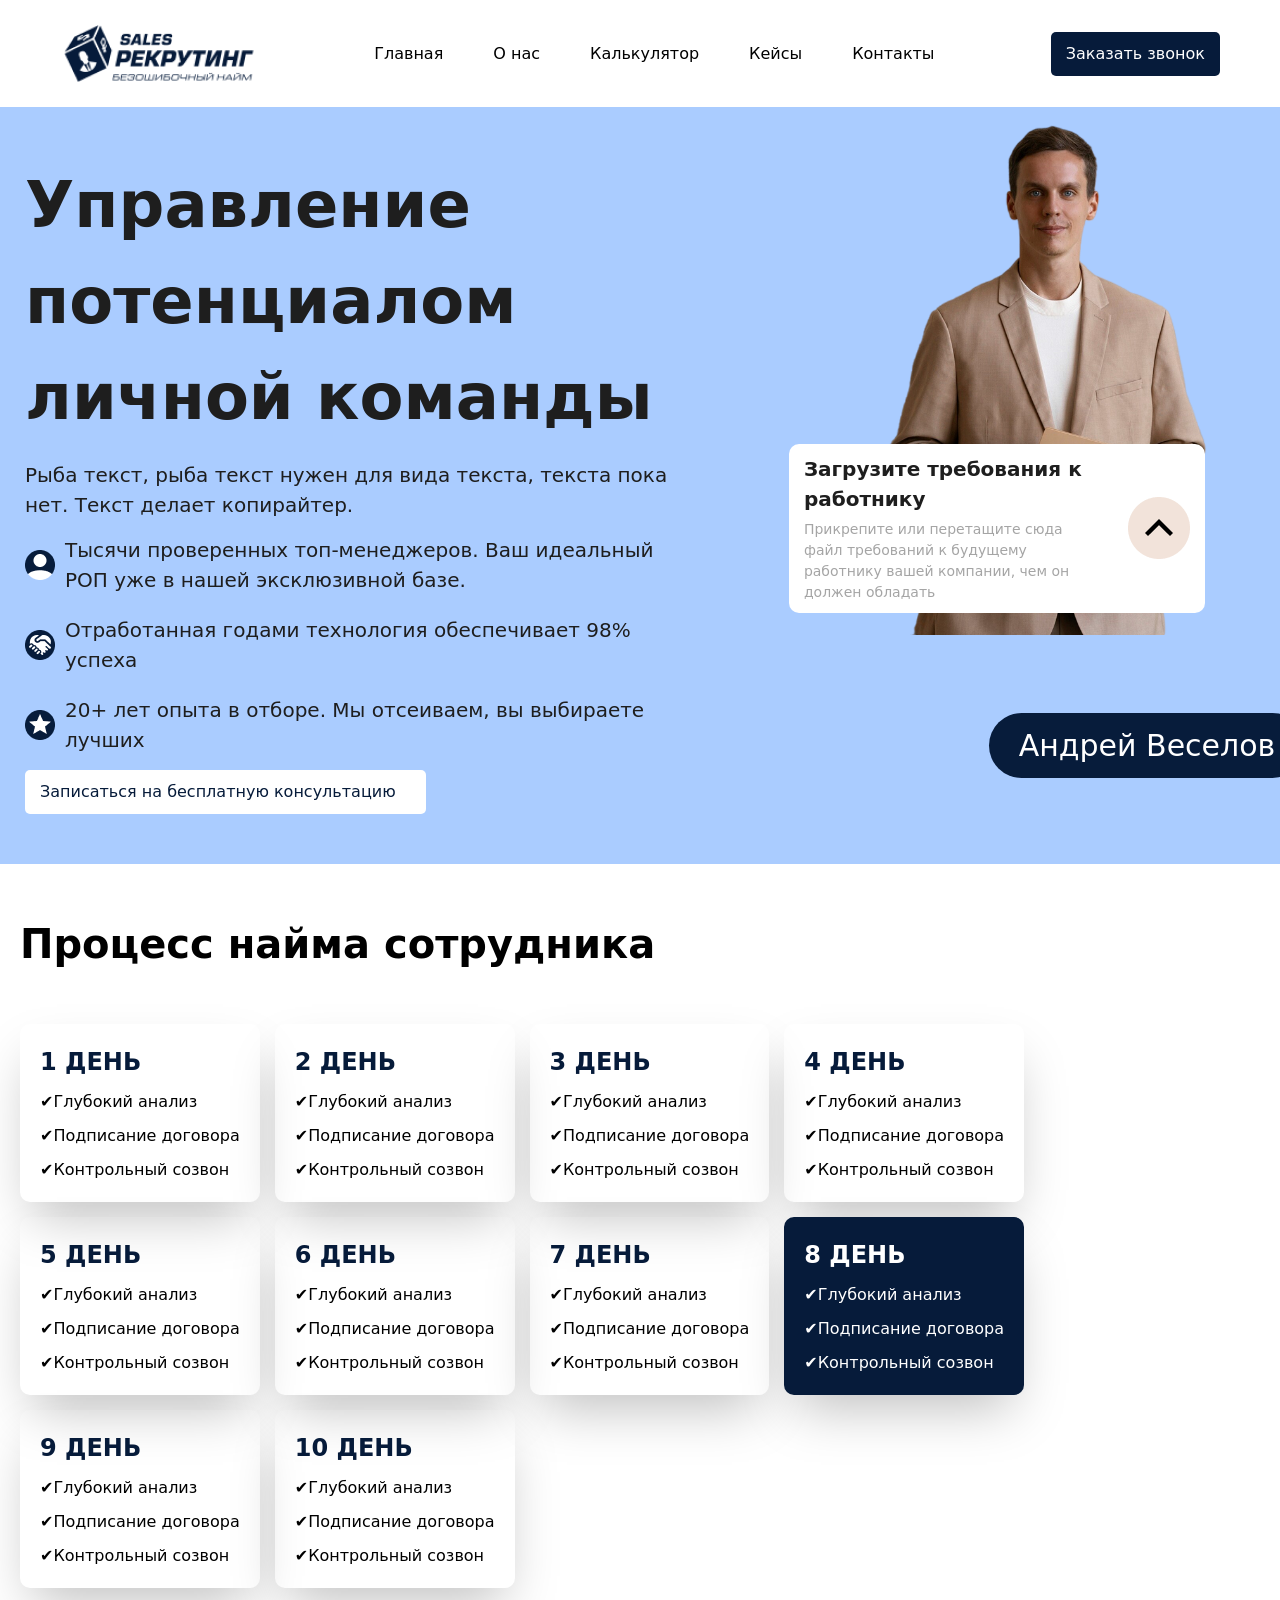
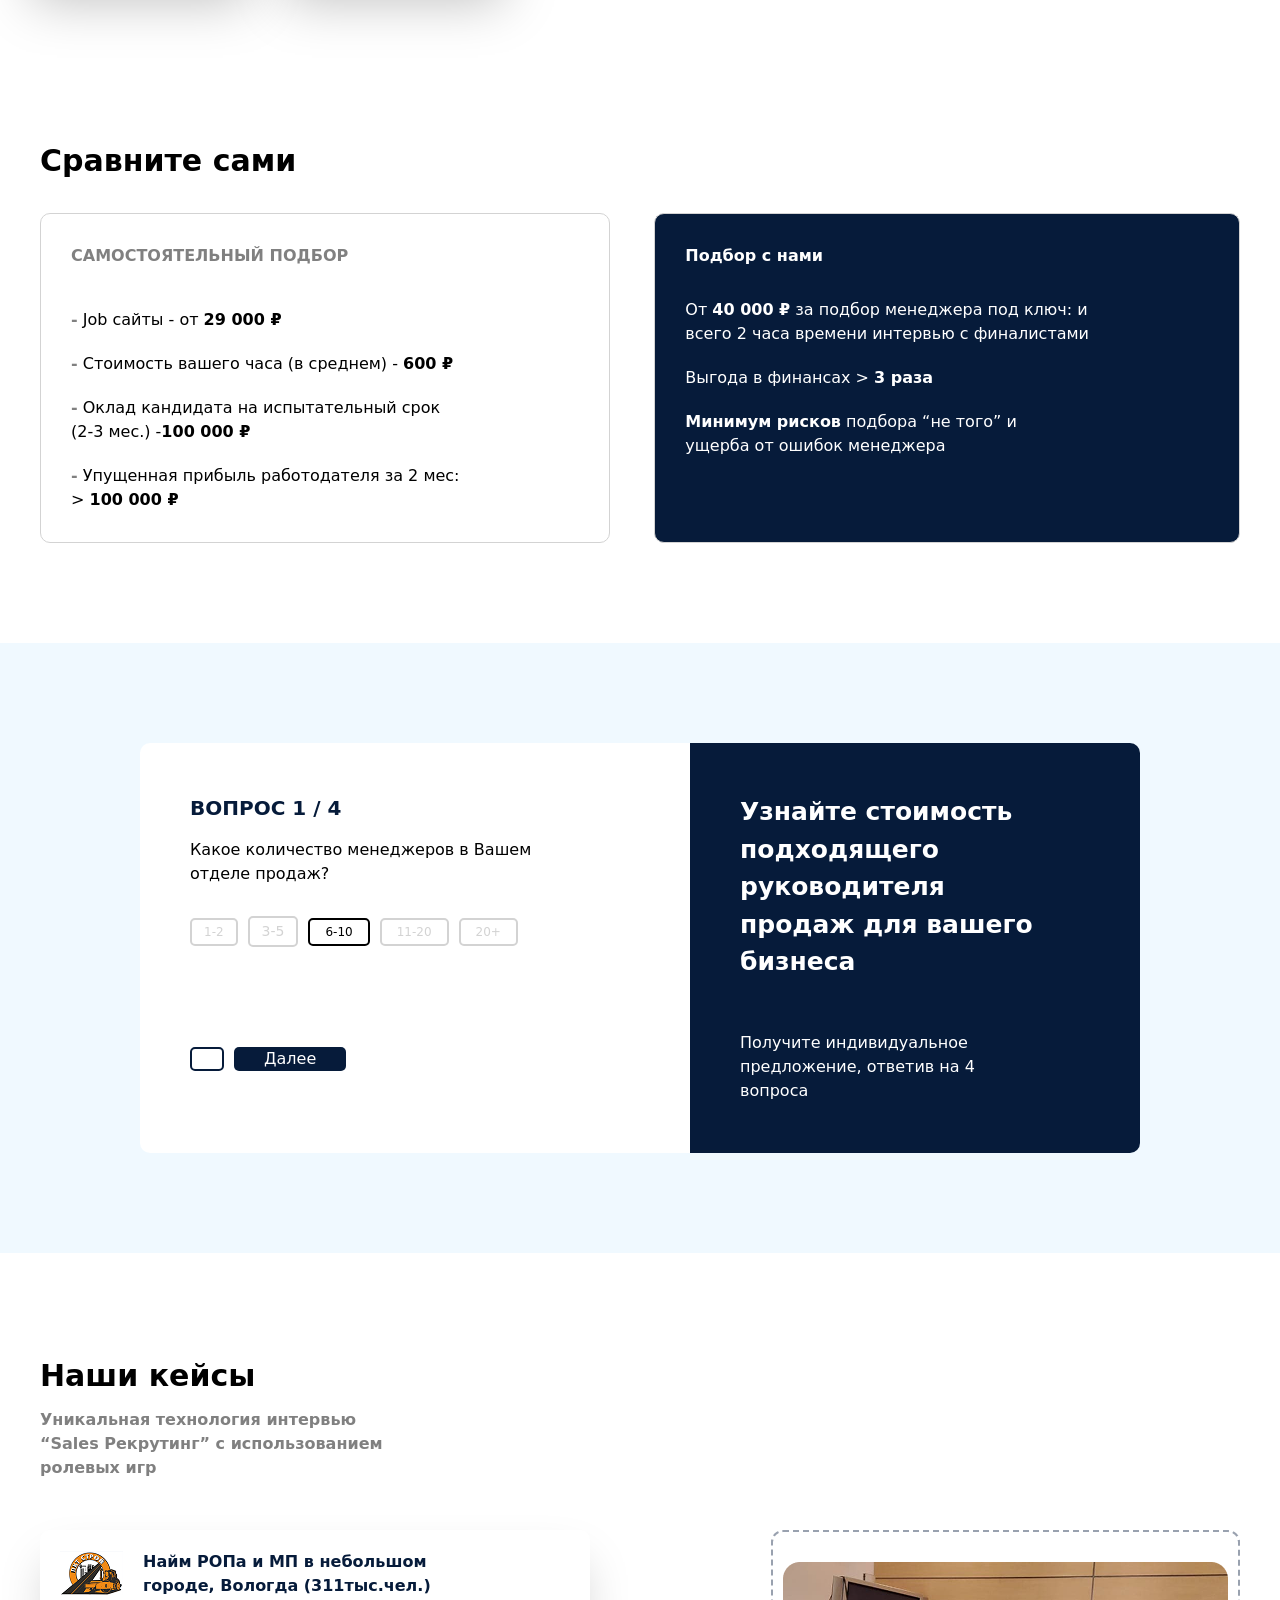
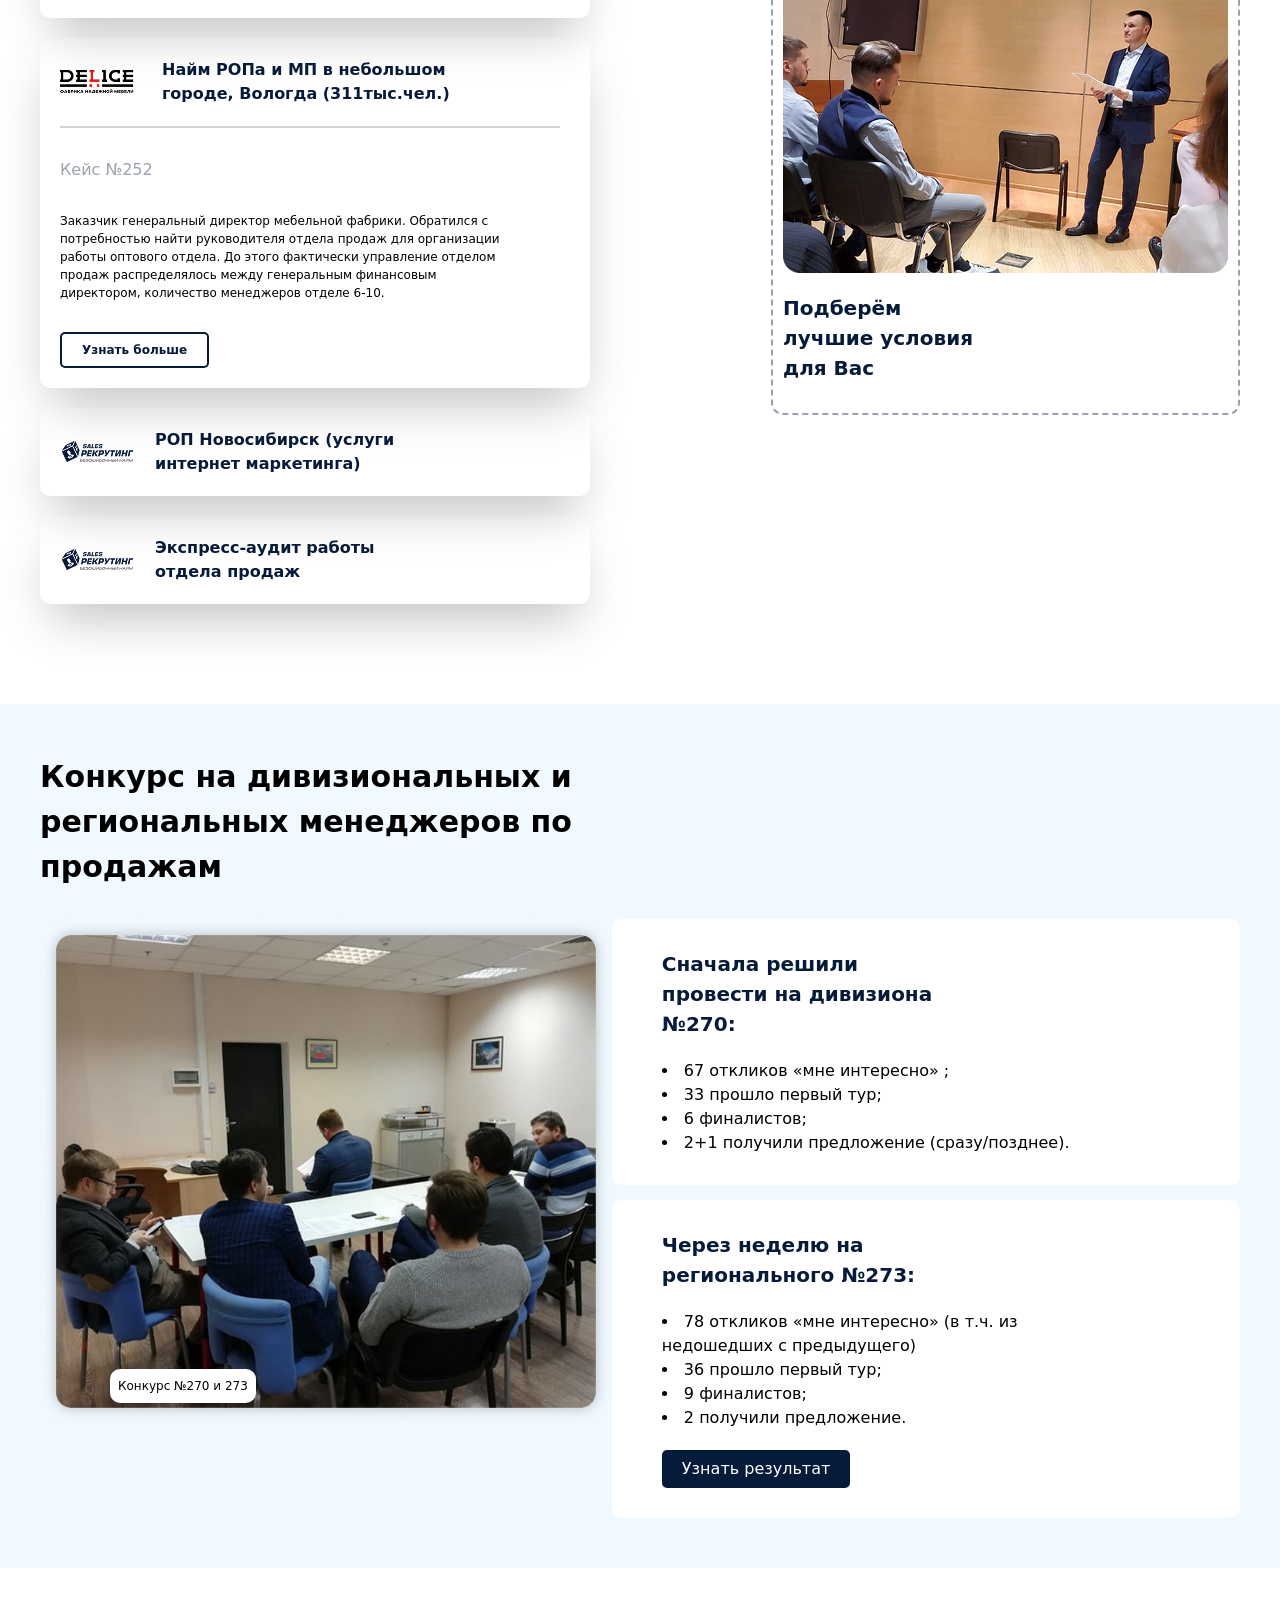
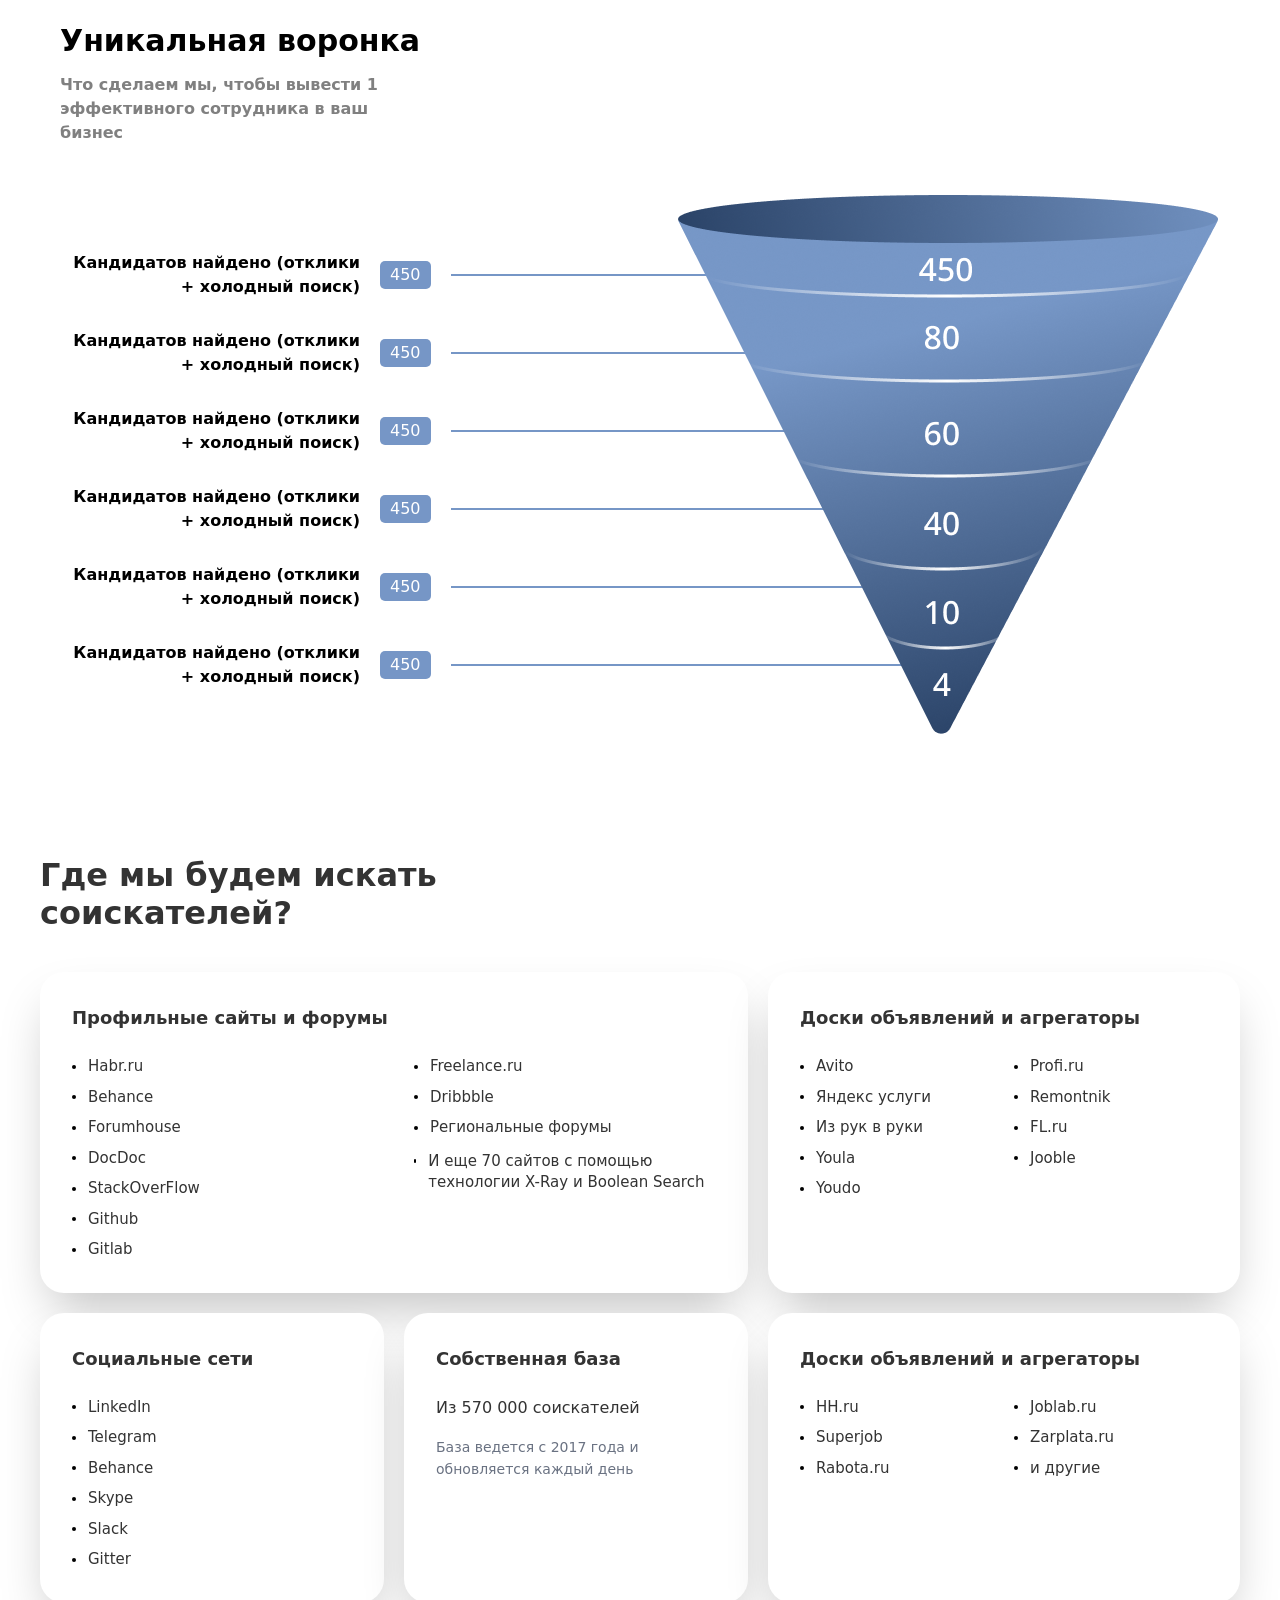
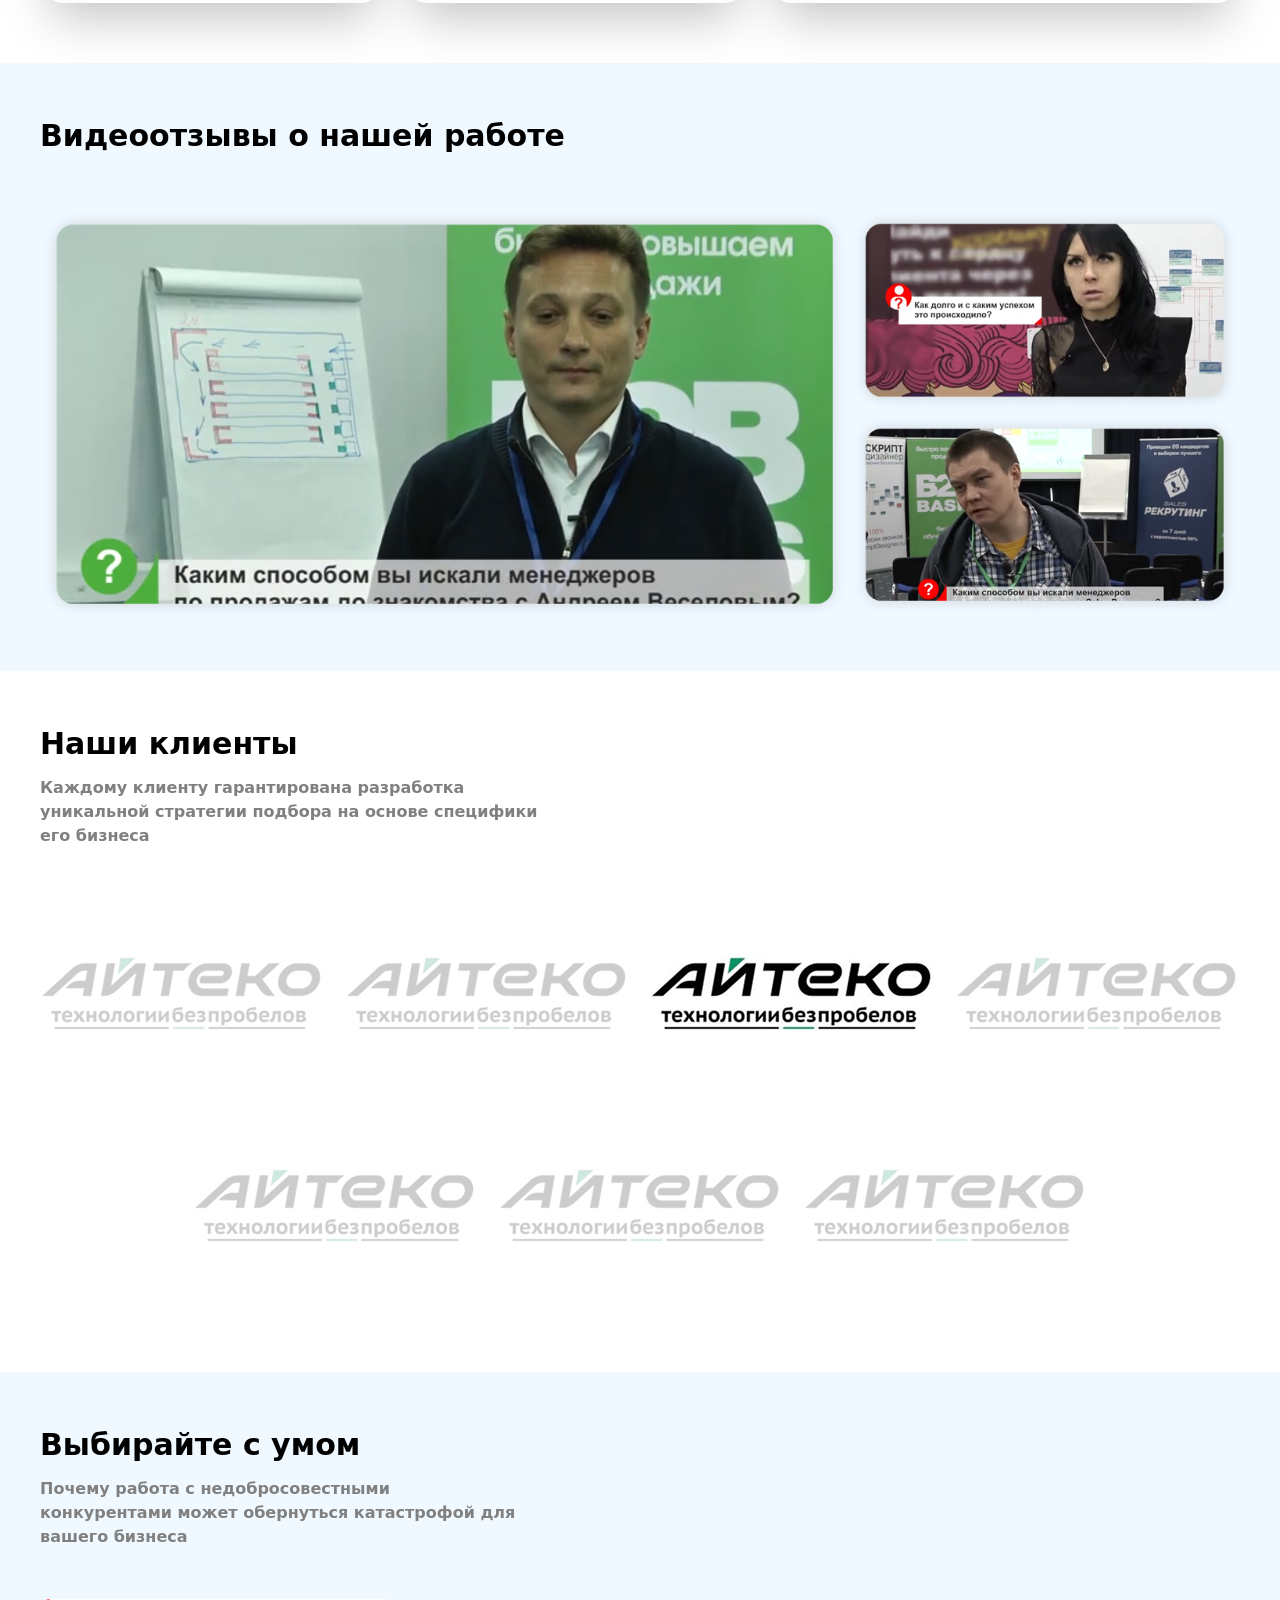
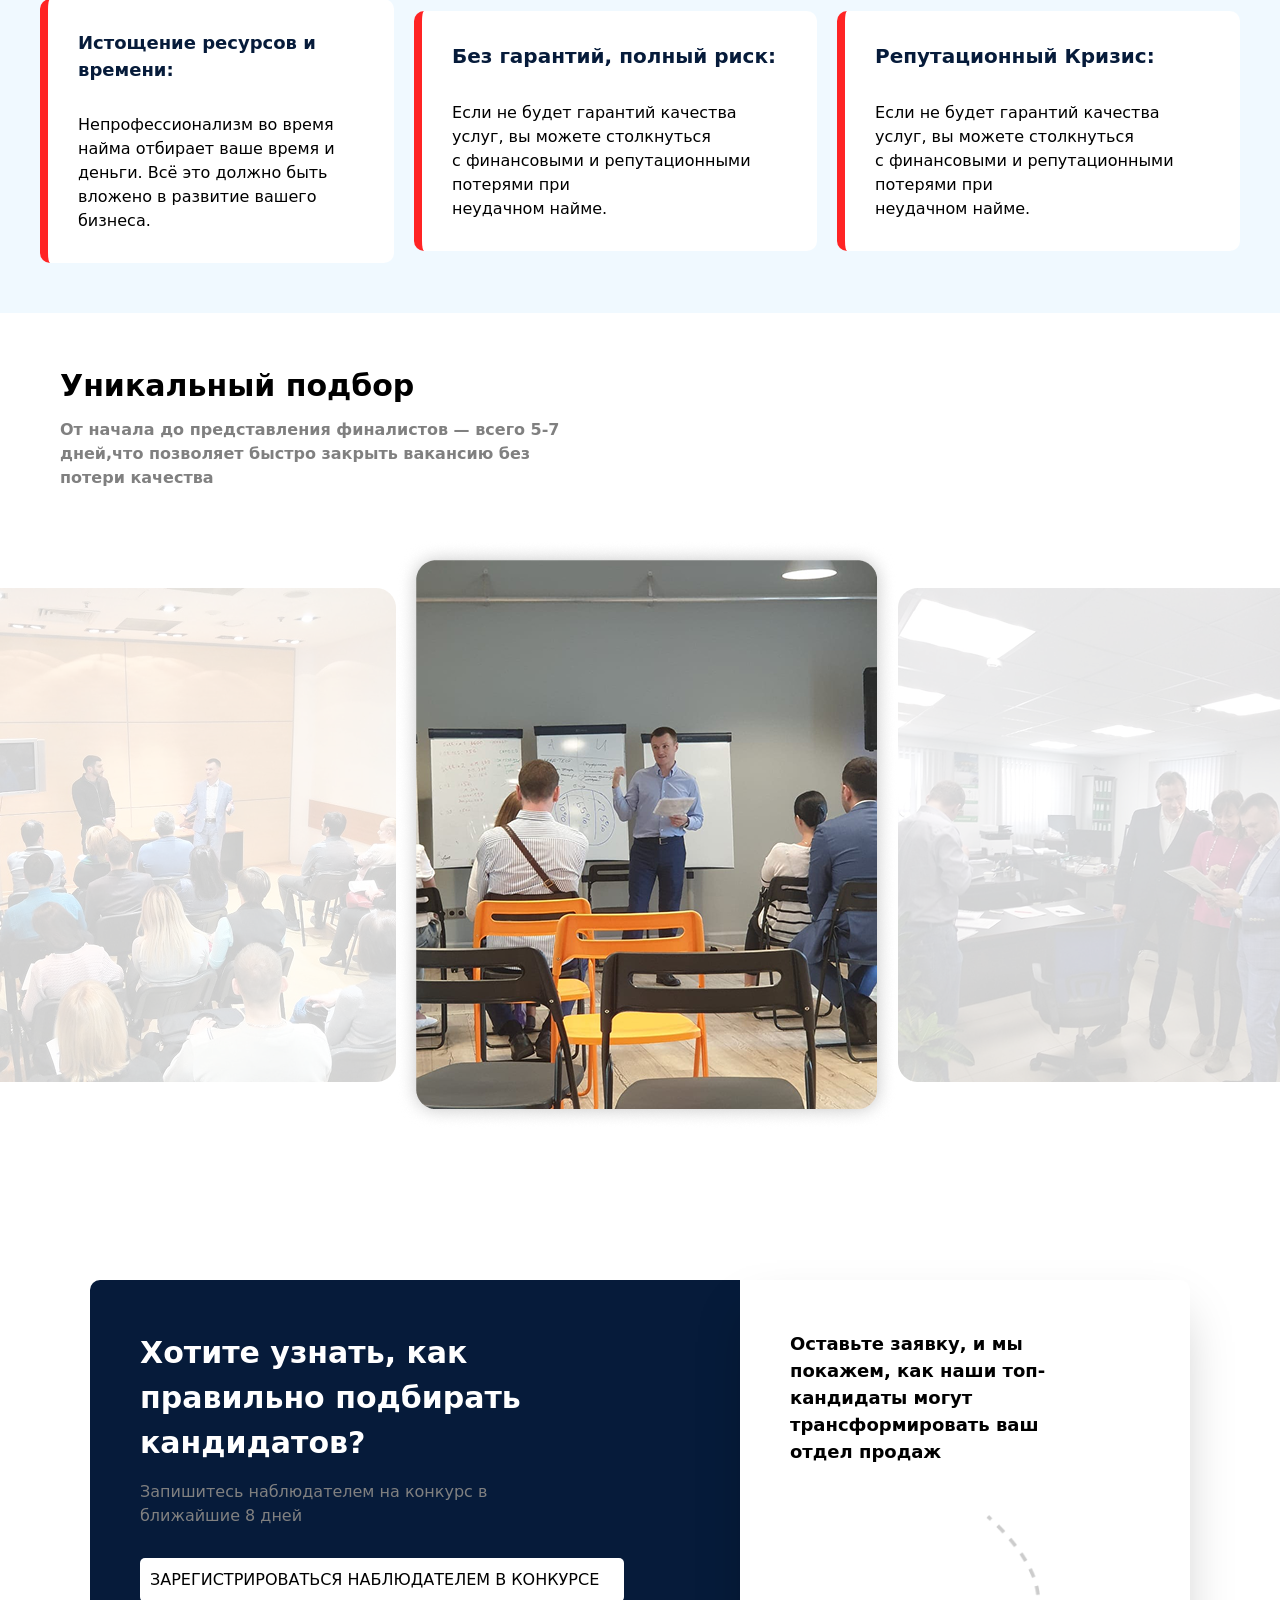
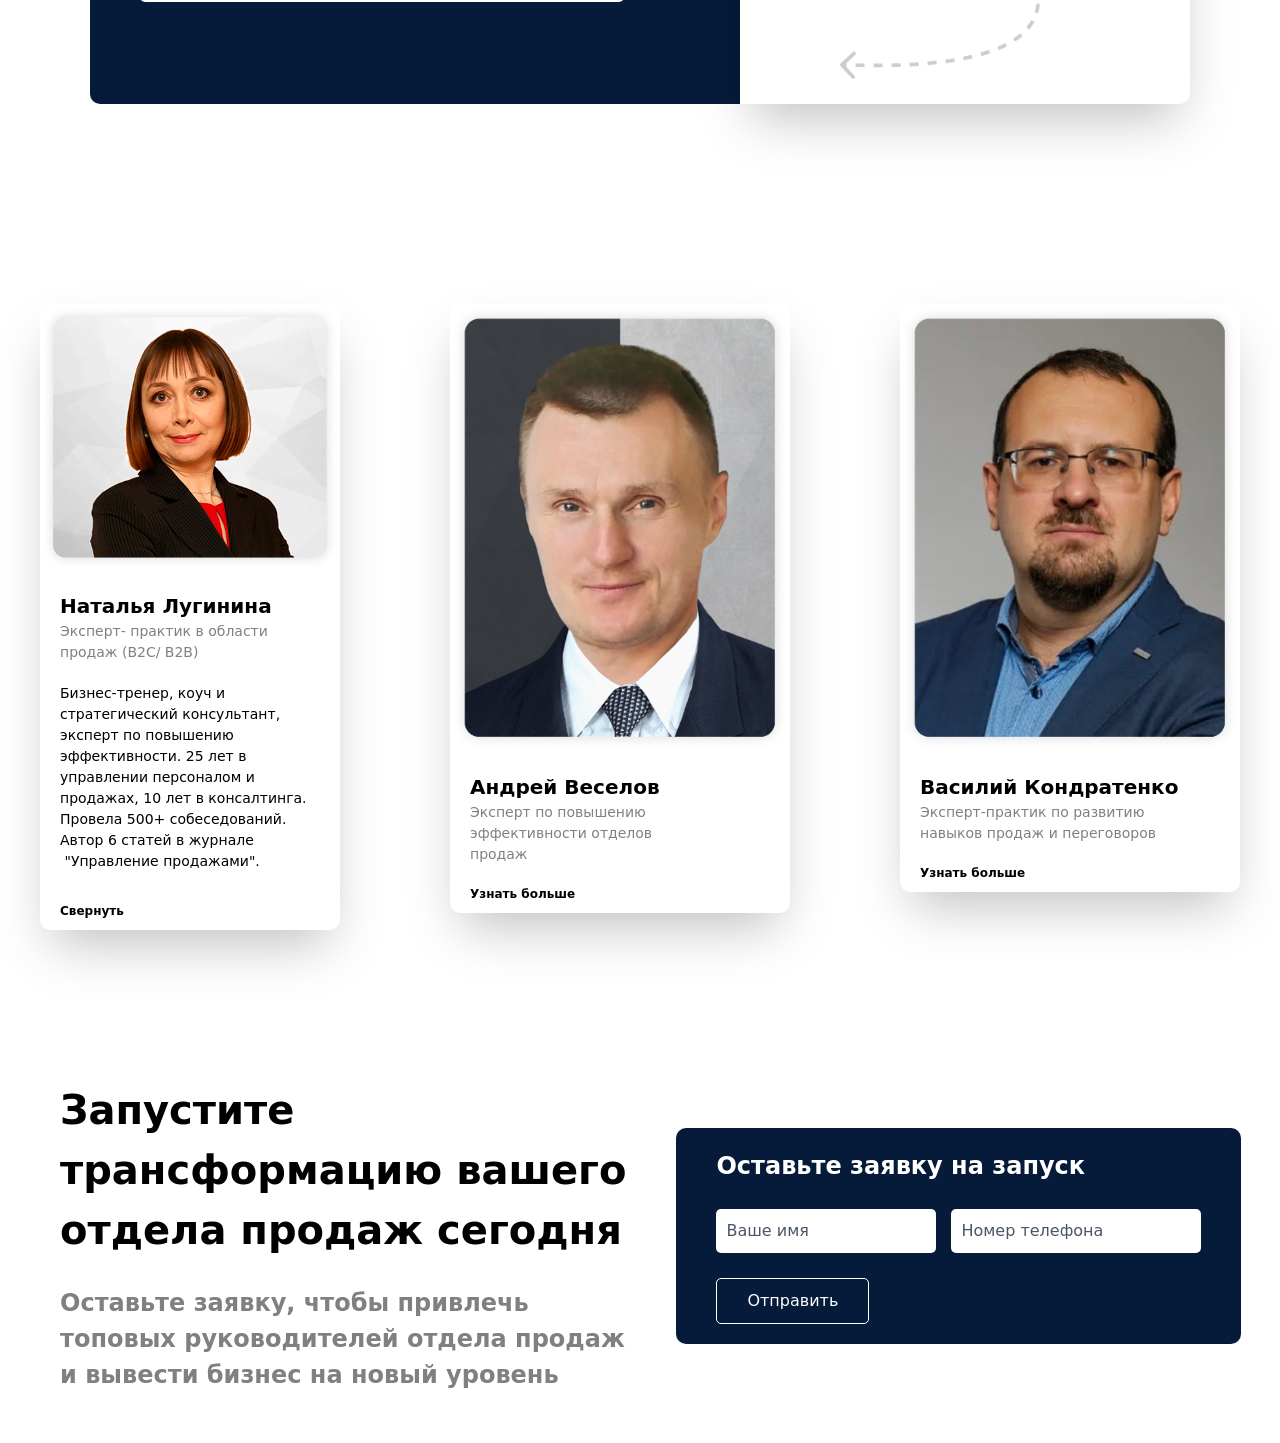
<file: index.html>
<!doctype html>
<html lang="en">

<head>
    <meta charset="UTF-8" />
    <meta name="viewport" content="width=device-width, initial-scale=1.0" />
    <title>Document</title>

    <link rel="stylesheet" href="src/output.css" />

</head>

<body>
    <header class="max-w-300 m-auto flex justify-between items-center p-[20px]">
        <img src="src/image 3.png" alt="" />
        <nav class="hidden lg:flex items-center gap-[50px]">
            <p>Главная</p>
            <p>О нас</p>
            <p>Калькулятор</p>
            <p>Кейсы</p>
            <p>Контакты</p>
        </nav>
        <button
            class="bg-[#061B3A] lg:inline hidden text-[16px] text-white p-[10px_15px] flex items-center gap-[5px] rounded-[5px]">
            <i class="fa-solid fa-phone"></i> Заказать звонок
        </button>
        <nav class="lg:hidden">
            <i class="fa-solid fa-bars-staggered !lg:hidden"></i>
        </nav>
    </header>
    <main>
        <div class="bg-[#AACCFF] p-[50px_25px]">
            <section
                class="flex flex-col lg:flex-row items-center justify-between max-w-350 gap-[25px] lg:gap-[150px] m-auto">
                <aside class="flex items-start flex-col gap-[15px]">
                    <h1 class="text-[40px] lg:text-[64px] text-[#1E1E1E] font-black">
                        Управление потенциалом личной команды
                    </h1>
                    <p class="text-[16px] lg:text-[20px] text-[#1E1E1E]">
                        Рыба текст, рыба текст нужен для вида текста, текста пока нет.
                        Текст делает копирайтер.
                    </p>
                    <div class="flex flex-col items-start gap-[20px]">
                        <nav class="flex items-center gap-[10px]">
                            <img src="./src/wer.png" alt="" />
                            <p class="text-[16px] lg:text-[20px] text-[#1E1E1E]">
                                Тысячи проверенных топ-менеджеров. Ваш идеальный РОП уже в
                                нашей эксклюзивной базе.
                            </p>
                        </nav>
                        <nav class="flex items-center gap-[10px]">
                            <img src="./src/TWO.png" alt="" />
                            <p class="text-[16px] lg:text-[20px] text-[#1E1E1E]">
                                Отработанная годами технология обеспечивает 98% успеха
                            </p>
                        </nav>
                        <nav class="flex items-center gap-[10px]">
                            <img src="./src/gggh.png" alt="" />
                            <p class="text-[16px] lg:text-[20px] text-[#1E1E1E]">
                                20+ лет опыта в отборе. Мы отсеиваем, вы выбираете лучших
                            </p>
                        </nav>
                    </div>
                    <button
                        class="flex items-center gap-[15px] text-[#061B3A] text-[16px] font-medium bg-white p-[10px_15px] rounded-[5px]">
                        Записаться на бесплатную консультацию
                        <i class="fa-solid fa-arrow-right-long"></i>
                    </button>
                </aside>
                <aside class="flex items-center flex-col">
                    <img src="src/front-view-man-holding-documents 1.png"
                        class="lg:absolute top-[125px] relative lg:w-[25%]" alt="" />
                    <nav
                        class="flex items-center gap-[25px] bg-white p-[10px_15px] relative z-[1] lg:top-[75px] lg:right-[50px] bottom-[200px] rounded-[10px]">
                        <article class="flex flex-col gap-[5px]">
                            <h1 class="text-[20px] font-bold text-[#1E1E1E]">
                                Загрузите требования к работнику
                            </h1>
                            <p class="text-[14px] text-[#A5A5A5]">
                                Прикрепите или перетащите сюда файл требований к будущему
                                работнику вашей компании, чем он должен обладать
                            </p>
                        </article>
                        <img src="src/up.png" class="" alt="" />
                    </nav>
                    <h1
                        class="text-[30px] text-white p-[10px_30px] rounded-[50px] bg-[#071C3B] relative lg:top-[175px] lg:left-[100px] bottom-[150px]">
                        Андрей Веселов
                    </h1>
                </aside>
            </section>
        </div>
        <section class="flex lg:max-w-[1300px] m-auto gap-[50px] lg:items-start items-center flex-col p-[50px_20px]">
            <h1 class="text-[#000000] text-[40px] font-semibold text-center">
                Процесс найма сотрудника
            </h1>
            <div class="flex items-center gap-[15px] justify-center lg:justify-start flex-wrap">
                <nav class="flex flex-col gap-[10px] shadow-2xl p-[20px] rounded-[10px]">
                    <h1 class="text-[#061B3A] text-[24px] font-bold">1 ДЕНЬ</h1>
                    <article class="flex flex-col gap-[10px]">
                        <p class="text-[#000000] text-[16px]">
                            <span>✔</span>Глубокий анализ
                        </p>
                        <p class="text-[#000000] text-[16px]">
                            <span>✔</span>Подписание договора
                        </p>
                        <p class="text-[#000000] text-[16px]">
                            <span>✔</span>Контрольный созвон
                        </p>
                    </article>
                </nav>
                <nav class="flex flex-col gap-[10px] shadow-2xl p-[20px] rounded-[10px]">
                    <h1 class="text-[#061B3A] text-[24px] font-bold">2 ДЕНЬ</h1>
                    <article class="flex flex-col gap-[10px]">
                        <p class="text-[#000000] text-[16px]">
                            <span>✔</span>Глубокий анализ
                        </p>
                        <p class="text-[#000000] text-[16px]">
                            <span>✔</span>Подписание договора
                        </p>
                        <p class="text-[#000000] text-[16px]">
                            <span>✔</span>Контрольный созвон
                        </p>
                    </article>
                </nav>
                <nav class="flex flex-col gap-[10px] shadow-2xl p-[20px] rounded-[10px]">
                    <h1 class="text-[#061B3A] text-[24px] font-bold">3 ДЕНЬ</h1>
                    <article class="flex flex-col gap-[10px]">
                        <p class="text-[#000000] text-[16px]">
                            <span>✔</span>Глубокий анализ
                        </p>
                        <p class="text-[#000000] text-[16px]">
                            <span>✔</span>Подписание договора
                        </p>
                        <p class="text-[#000000] text-[16px]">
                            <span>✔</span>Контрольный созвон
                        </p>
                    </article>
                </nav>
                <nav class="flex flex-col gap-[10px] shadow-2xl p-[20px] rounded-[10px]">
                    <h1 class="text-[#061B3A] text-[24px] font-bold">4 ДЕНЬ</h1>
                    <article class="flex flex-col gap-[10px]">
                        <p class="text-[#000000] text-[16px]">
                            <span>✔</span>Глубокий анализ
                        </p>
                        <p class="text-[#000000] text-[16px]">
                            <span>✔</span>Подписание договора
                        </p>
                        <p class="text-[#000000] text-[16px]">
                            <span>✔</span>Контрольный созвон
                        </p>
                    </article>
                </nav>
                <nav class="flex flex-col gap-[10px] shadow-2xl p-[20px] rounded-[10px]">
                    <h1 class="text-[#061B3A] text-[24px] font-bold">5 ДЕНЬ</h1>
                    <article class="flex flex-col gap-[10px]">
                        <p class="text-[#000000] text-[16px]">
                            <span>✔</span>Глубокий анализ
                        </p>
                        <p class="text-[#000000] text-[16px]">
                            <span>✔</span>Подписание договора
                        </p>
                        <p class="text-[#000000] text-[16px]">
                            <span>✔</span>Контрольный созвон
                        </p>
                    </article>
                </nav>
                <nav class="flex flex-col gap-[10px] shadow-2xl p-[20px] rounded-[10px]">
                    <h1 class="text-[#061B3A] text-[24px] font-bold">6 ДЕНЬ</h1>
                    <article class="flex flex-col gap-[10px]">
                        <p class="text-[#000000] text-[16px]">
                            <span>✔</span>Глубокий анализ
                        </p>
                        <p class="text-[#000000] text-[16px]">
                            <span>✔</span>Подписание договора
                        </p>
                        <p class="text-[#000000] text-[16px]">
                            <span>✔</span>Контрольный созвон
                        </p>
                    </article>
                </nav>
                <nav class="flex flex-col gap-[10px] shadow-2xl p-[20px] rounded-[10px]">
                    <h1 class="text-[#061B3A] text-[24px] font-bold">7 ДЕНЬ</h1>
                    <article class="flex flex-col gap-[10px]">
                        <p class="text-[#000000] text-[16px]">
                            <span>✔</span>Глубокий анализ
                        </p>
                        <p class="text-[#000000] text-[16px]">
                            <span>✔</span>Подписание договора
                        </p>
                        <p class="text-[#000000] text-[16px]">
                            <span>✔</span>Контрольный созвон
                        </p>
                    </article>
                </nav>
                <nav class="flex flex-col gap-[10px] shadow-2xl p-[20px] rounded-[10px] bg-[#061B3A] text-white">
                    <h1 class="text-[24px] font-bold">8 ДЕНЬ</h1>
                    <article class="flex flex-col gap-[10px]">
                        <p class="text-[16px]"><span>✔</span>Глубокий анализ</p>
                        <p class="text-[16px]"><span>✔</span>Подписание договора</p>
                        <p class="text-[16px]"><span>✔</span>Контрольный созвон</p>
                    </article>
                </nav>
                <nav class="flex flex-col gap-[10px] shadow-2xl p-[20px] rounded-[10px]">
                    <h1 class="text-[#061B3A] text-[24px] font-bold">9 ДЕНЬ</h1>
                    <article class="flex flex-col gap-[10px]">
                        <p class="text-[#000000] text-[16px]">
                            <span>✔</span>Глубокий анализ
                        </p>
                        <p class="text-[#000000] text-[16px]">
                            <span>✔</span>Подписание договора
                        </p>
                        <p class="text-[#000000] text-[16px]">
                            <span>✔</span>Контрольный созвон
                        </p>
                    </article>
                </nav>
                <nav class="flex flex-col gap-[10px] shadow-2xl p-[20px] rounded-[10px]">
                    <h1 class="text-[#061B3A] text-[24px] font-bold">10 ДЕНЬ</h1>
                    <article class="flex flex-col gap-[10px]">
                        <p class="text-[#000000] text-[16px]">
                            <span>✔</span>Глубокий анализ
                        </p>
                        <p class="text-[#000000] text-[16px]">
                            <span>✔</span>Подписание договора
                        </p>
                        <p class="text-[#000000] text-[16px]">
                            <span>✔</span>Контрольный созвон
                        </p>
                    </article>
                </nav>
            </div>
        </section>
        <section class="max-w-300 m-auto flex flex-col gap-[30px] lg:p-[100px_0px] p-[50px_20px]">
            <p class="text-[30px] font-bold">Сравните сами</p>
            <div class="flex flex-col gap-[30px] lg:flex-row lg:justify-between items-start">
                <div
                    class="flex flex-col gap-[40px] border border-[lightgray] rounded-[10px] py-[30px] pl-[30px] lg:pr-[150px] pr-[10px]">
                    <p class="text-[gray] font-bold text-[16px] w-[100%]">
                        САМОСТОЯТЕЛЬНЫЙ ПОДБОР
                    </p>
                    <nav class="flex flex-col items-start gap-[20px]">
                        <p>
                            <span class="font-bold text-[gray]">-</span> Job сайты - от
                            <span class="font-bold">29 000 ₽</span>
                        </p>
                        <p>
                            <span class="font-bold text-[gray]">-</span> Стоимость вашего
                            часа (в среднем) - <span class="font-bold">600 ₽</span>
                        </p>
                        <p>
                            <span class="font-bold text-[gray]">-</span> Оклад кандидата на
                            испытательный срок <br />
                            (2-3 мес.) -<span class="font-bold">100 000 ₽</span>
                        </p>
                        <p>
                            <span class="font-bold text-[gray]">-</span> Упущенная прибыль
                            работодателя за 2 мес: <br />
                            > <span class="font-bold">100 000 ₽</span>
                        </p>
                    </nav>
                </div>
                <div
                    class="flex flex-col gap-[30px] border h-[330px] border-[lightgray] rounded-[10px] p-[30px_10px_30px_30px] lg:pr-[150px] bg-[#061B3A]">
                    <p class="text-[gray] font-bold text-[16px] text-[white]">
                        Подбор с нами
                    </p>
                    <nav class="flex flex-col items-start gap-[20px]">
                        <p class="text-[white]">
                            <i class="fa-solid fa-check"></i> От
                            <span class="font-bold">40 000 ₽</span> за подбор менеджера под
                            ключ: и <br />
                            всего 2 часа времени интервью с финалистами
                        </p>
                        <p class="text-white">
                            <i class="fa-solid fa-check"></i> Выгода в финансах >
                            <span class="font-bold">3 раза</span>
                        </p>
                        <p class="text-[white]">
                            <i class="fa-solid fa-check"></i>
                            <span class="font-bold">Минимум рисков</span> подбора “не того”
                            и <br />
                            <span>ущерба</span> от ошибок менеджера
                        </p>
                    </nav>
                </div>
            </div>
        </section>
        <div class="bg-[#F0F9FF]">
            <section class="max-w-300 m-auto flex flex-col lg:p-[100px_0px] p-[50px_20px]">
                <div class="flex flex-col-reverse lg:flex-row lg:justify-center">
                    <div
                        class="flex flex-col gap-[30px] items-start bg-[white] py-[50px] pl-[50px] pr-[150px] rounded-[0px_0px_10px_10px] lg:rounded-[10px_0px_0px_10px]">
                        <nav class="flex flex-col gap-[15px]">
                            <h1 class="font-bold text-[20px] text-[#061B3A]">
                                ВОПРОС 1 / 4
                            </h1>
                            <p class="text-[16px] lg:w-[350px]">
                                Какое количество менеджеров в Вашем отделе продаж?
                            </p>
                        </nav>
                        <div class="flex flex-col gap-[100px]">
                            <nav class="gap-[10px] hidden lg:flex items-center">
                                <button
                                    class="border-[2px] border-[lightgray] text-[lightgray] p-[3px_12px] rounded-[5px] text-[12px]">
                                    1-2
                                </button>
                                <button
                                    class="border-[2px] border-[lightgray] text-[lightgray] p-[3px_12px] rounded-[5px] text-[14px]">
                                    3-5
                                </button>
                                <button
                                    class="border-[2px] border-[black] text-[black] p-[3px_15px] rounded-[5px] text-[12px]">
                                    6-10
                                </button>
                                <button
                                    class="border-[2px] border-[lightgray] text-[lightgray] p-[3px_15px] rounded-[5px] text-[12px]">
                                    11-20
                                </button>
                                <button
                                    class="border-[2px] border-[lightgray] text-[lightgray] p-[3px_15px] rounded-[5px] text-[12px]">
                                    20+
                                </button>
                            </nav>
                            <nav class="flex gap-[10px]">
                                <button class="border-[2px] border-[#061B3A] p-[10px_15px] rounded-[5px]">
                                    <i class="fa-solid fa-arrow-left text-[#061b3a]"></i>
                                </button>
                                <button class="text-white bg-[#061B3A] px-[30px] rounded-[5px]">
                                    Далее
                                    <i class="fa-solid fa-arrow-right-long"></i>
                                </button>
                            </nav>
                        </div>
                    </div>
                    <div
                        class="flex flex-col bg-[#061B3A] py-[50px] pr-[100px] pl-[50px] rounded-[10px_10px_0px_0px] lg:rounded-[0px_10px_10px_0px] rounded-bl-none gap-[50px]">
                        <h1 class="font-bold text-[white] lg:w-[300px] text-[25px]">
                            Узнайте стоимость подходящего руководителя продаж для вашего
                            бизнеса
                        </h1>
                        <p class="text-[white] lg:w-[250px]">
                            Получите индивидуальное предложение, ответив на 4 вопроса
                        </p>
                    </div>
                </div>
            </section>

        </div>
        <section class="max-w-300 m-auto flex flex-col gap-[50px] lg:p-[100px_0] p-[50px_20px]">
            <div class="flex flex-col gap-[10px]">
                <h1 class="text-[30px] font-bold">Наши кейсы</h1>
                <p class="text-[gray] lg:w-[350px] font-bold">
                    Уникальная технология интервью “Sales Рекрутинг” с использованием
                    ролевых игр
                </p>
            </div>
            <div class="flex flex-col lg:flex-row lg:justify-between lg:items-start gap-[30px]">
                <aside class="flex flex-col gap-[20px] lg:w-[550px]">
                    <nav class="flex items-center shadow-2xl p-[20px] gap-[50px] rounded-[10px]">
                        <article class="flex gap-[20px] items-center">
                            <img class="hidden lg:inline" src="./src/image 13.png" alt="" />
                            <h1 class="text-[#061B3A] font-bold lg:w-[350px] lg:text-[16px] text-[14px]">
                                Найм РОПа и МП в небольшом городе, Вологда (311тыс.чел.)
                            </h1>
                        </article>
                        <i class="fa-solid fa-angle-down text-[20px] text-black"></i>
                    </nav>
                    <div class="flex flex-col items-start shadow-2xl p-[20px] gap-[20px] rounded-[10px]">
                        <div class="flex gap-[28px] items-center">
                            <img class="hidden lg:inline" src="./src/image 14.png" alt="" />
                            <h1 class="text-[#061B3A] font-bold lg:w-[350px]">
                                Найм РОПа и МП в небольшом городе, Вологда (311тыс.чел.)
                            </h1>
                            <i class="fa-solid fa-angle-up text-[gray] text-[20px]"></i>
                        </div>
                        <div class="flex flex-col items-start gap-[30px] hidden lg:flex">
                            <hr class="border-[lightgray] border lg:w-[500px]" />
                            <p class="text-[#9BA4B0]">Кейс №252</p>
                            <p class="lg:w-[470px] text-[12px]">
                                Заказчик генеральный директор мебельной фабрики. Обратился с
                                потребностью найти руководителя отдела продаж для организации
                                работы оптового отдела. До этого фактически управление отделом
                                продаж распределялось между генеральным финансовым
                                директором, количество менеджеров отделе 6-10.
                            </p>
                            <button
                                class="border-[2px] border-[#061B3A] text-[#061B3A] p-[7px_20px] rounded-[5px] text-[12px] font-bold">
                                Узнать больше
                                <i class="fa-solid fa-arrow-right-long text-[#061b3a]"></i>
                            </button>
                        </div>
                    </div>
                    <nav class="flex items-center shadow-2xl p-[20px] lg:gap-[130px] rounded-[10px] gap-[20px]">
                        <article class="flex gap-[20px] items-center">
                            <img class="hidden lg:inline" src="./src/image 15.png" alt="" />
                            <h1 class="text-[#061B3A] font-bold lg:w-[250px]">
                                РОП Новосибирск (услуги интернет маркетинга)
                            </h1>
                        </article>
                        <i class="fa-solid fa-angle-down text-[20px] text-black"></i>
                    </nav>
                    <nav class="flex items-center shadow-2xl p-[20px] lg:gap-[150px] rounded-[10px] gap-[20px]">
                        <article class="flex gap-[20px] items-center">
                            <img class="hidden lg:inline" src="./src/image 15.png" alt="" />
                            <h1 class="text-[#061B3A] font-bold lg:w-[230px]">
                                Экспресс-аудит работы отдела продаж
                            </h1>
                        </article>
                        <i class="fa-solid fa-angle-down text-[20px] text-black"></i>
                    </nav>
                </aside>
                <div
                    class="flex flex-col gap-[20px] items-start border-2 border-dashed border-gray-400 rounded-xl p-[30px_10px]">
                    <img src="./src/Rectangle 81.png" alt="" />
                    <h1 class="font-bold text-[#061B3A] lg:w-[200px] text-[20px]">
                        Подберём лучшие условия для Вас
                    </h1>
                </div>
            </div>
        </section>
        <div class="bg-[#F0F9FF]">
            <section class="max-w-300 m-auto flex flex-col gap-[30px] lg:p-[50px_0] p-[50px_20px]">
                <h1 class="font-bold text-[30px] lg:w-[700px]">
                    Конкурс на дивизиональных и региональных менеджеров по продажам
                </h1>
                <div class="flex flex-col lg:flex-row lg:justify-between items-start">
                    <div class="flex flex-col relative items-start">
                        <img class="hidden lg:flex" src="./src/Rectangle 24.png" alt="" />
                        <p
                            class="bg-[white] p-[8px] rounded-[10px] text-[12px] absolute top-[450px] left-[70px] hidden lg:flex">
                            Конкурс №270 и 273
                        </p>
                    </div>
                    <div class="flex flex-col gap-[15px]">
                        <art
                            class="flex flex-col gap-[20px] items-start bg-[white] py-[30px] pl-[50px] lg:pr-[150px] pr-[20px] rounded-[10px]">
                            <h1 class="font-bold text-[20px] text-[#061B3A] lg:w-[300px]">
                                Сначала решили провести на дивизиона №270:
                            </h1>
                            <ul class="list-disc list-inside">
                                <li>67 откликов «мне интересно» ;</li>
                                <li>33 прошло первый тур;</li>
                                <li>6 финалистов;</li>
                                <li>2+1 получили предложение (сразу/позднее).</li>
                            </ul>
                        </art>
                        <art
                            class="flex flex-col gap-[20px] items-start bg-[white] py-[30px] pl-[50px] lg:pr-[150px] rounded-[10px]">
                            <h1 class="font-bold text-[20px] text-[#061B3A] lg:w-[300px]">
                                Через неделю на регионального №273:
                            </h1>
                            <ul class="list-disc list-inside">
                                <li>
                                    78 откликов «мне интересно» (в т.ч. из недошедших с
                                    предыдущего)
                                </li>
                                <li>36 прошло первый тур;</li>
                                <li>9 финалистов;</li>
                                <li>2 получили предложение.</li>
                            </ul>
                            <button class="bg-[#061B3A] text-[white] p-[7px_20px] rounded-[5px]">
                                Узнать результат
                                <i class="fa-solid fa-arrow-right-long"></i>
                            </button>
                        </art>
                    </div>
                </div>
            </section>
        </div>
        <section class="max-w-300 m-auto flex flex-col gap-[50px] lg:p[100px_0] p-[50px_20px]">
            <div class="flex flex-col gap-[10px]">
                <h1 class="text-[30px] font-bold">Уникальная воронка</h1>
                <p class="text-[gray] lg:w-[350px] font-bold">
                    Что сделаем мы, чтобы вывести 1 эффективного сотрудника в ваш бизнес
                </p>
            </div>
            <div class="flex flex-col-reverse gap-[30px] lg:flex-row lg:justify-between lg:items-center">
                <aside class="flex flex-col gap-[30px]">
                    <div class="flex gap-[20px] items-center">
                        <nav class="flex gap-[20px] justify-start items-center">
                            <p class="font-bold text-end lg:w-[300px]">
                                Кандидатов найдено (отклики + холодный поиск)
                            </p>
                            <p class="bg-[#7696C6] text-[white] p-[2px_10px] rounded-[5px]">
                                450
                            </p>
                        </nav>
                        <img class="hidden lg:flex" src="./src/Line 4.png" alt="" />
                    </div>
                    <div class="flex gap-[20px] items-center">
                        <nav class="flex gap-[20px] justify-start items-center">
                            <p class="font-bold text-end lg:w-[300px]">
                                Кандидатов найдено (отклики + холодный поиск)
                            </p>
                            <p class="bg-[#7696C6] text-[white] p-[2px_10px] rounded-[5px]">
                                450
                            </p>
                        </nav>
                        <img class="hidden lg:flex" src="./src/Line 4.png" alt="" />
                    </div>
                    <div class="flex gap-[20px] items-center">
                        <nav class="flex gap-[20px] justify-start items-center">
                            <p class="font-bold text-end lg:w-[300px]">
                                Кандидатов найдено (отклики + холодный поиск)
                            </p>
                            <p class="bg-[#7696C6] text-[white] p-[2px_10px] rounded-[5px]">
                                450
                            </p>
                        </nav>
                        <img class="hidden lg:flex" src="./src/Line 4.png" alt="" />
                    </div>
                    <div class="flex gap-[20px] items-center">
                        <nav class="flex gap-[20px] justify-start items-center">
                            <p class="font-bold text-end lg:w-[300px]">
                                Кандидатов найдено (отклики + холодный поиск)
                            </p>
                            <p class="bg-[#7696C6] text-[white] p-[2px_10px] rounded-[5px]">
                                450
                            </p>
                        </nav>
                        <img class="hidden lg:flex" src="./src/Line 4.png" alt="" />
                    </div>
                    <div class="flex gap-[20px] items-center">
                        <nav class="flex gap-[20px] justify-start items-center">
                            <p class="font-bold text-end lg:w-[300px]">
                                Кандидатов найдено (отклики + холодный поиск)
                            </p>
                            <p class="bg-[#7696C6] text-[white] p-[2px_10px] rounded-[5px]">
                                450
                            </p>
                        </nav>
                        <img class="hidden lg:flex" src="./src/Line 4.png" alt="" />
                    </div>
                    <div class="flex gap-[20px] items-center">
                        <nav class="flex gap-[20px] justify-start items-center">
                            <p class="font-bold text-end lg:w-[300px]">
                                Кандидатов найдено (отклики + холодный поиск)
                            </p>
                            <p class="bg-[#7696C6] text-[white] p-[2px_10px] rounded-[5px]">
                                450
                            </p>
                        </nav>
                        <img class="hidden lg:flex" src="./src/Line 4.png" alt="" />
                    </div>
                </aside>
                <img src="./src/Group 51.png" alt="" />
            </div>
        </section>
    </main>
    <section class="bg-[white] py-[60px] px-[40px] text-[#333]">
    <div class="max-w-300 m-auto">
      <h2 class="text-[32px] font-bold leading-[1.2] mb-[40px]">
        Где мы будем искать<br />соискателей?
      </h2>

      <div class="grid grid-cols-1 md:grid-cols-2 lg:grid-cols-[1.5fr_1fr] gap-[20px]">
        <div class="bg-white rounded-[24px] p-[32px] lg:col-span-1 shadow-2xl">
          <h3 class="text-[18px] font-bold mb-[24px]">
            Профильные сайты и форумы
          </h3>
          <div class="grid grid-cols-1 sm:grid-cols-2 gap-x-[40px]">
            <ul class="space-y-[8px] text-[15px]">
              <li class="flex items-center gap-[12px]">
                <span class="w-[4px] h-[4px] bg-black rounded-full"></span>
                Habr.ru
              </li>
              <li class="flex items-center gap-[12px]">
                <span class="w-[4px] h-[4px] bg-black rounded-full"></span>
                Behance
              </li>
              <li class="flex items-center gap-[12px]">
                <span class="w-[4px] h-[4px] bg-black rounded-full"></span>
                Forumhouse
              </li>
              <li class="flex items-center gap-[12px]">
                <span class="w-[4px] h-[4px] bg-black rounded-full"></span>
                DocDoc
              </li>
              <li class="flex items-center gap-[12px]">
                <span class="w-[4px] h-[4px] bg-black rounded-full"></span>
                StackOverFlow
              </li>
              <li class="flex items-center gap-[12px]">
                <span class="w-[4px] h-[4px] bg-black rounded-full"></span>
                Github
              </li>
              <li class="flex items-center gap-[12px]">
                <span class="w-[4px] h-[4px] bg-black rounded-full"></span>
                Gitlab
              </li>
            </ul>
            <ul class="space-y-[8px] text-[15px] mt-[8px] sm:mt-0">
              <li class="flex items-center gap-[12px]">
                <span class="w-[4px] h-[4px] bg-black rounded-full"></span>
                Freelance.ru
              </li>
              <li class="flex items-center gap-[12px]">
                <span class="w-[4px] h-[4px] bg-black rounded-full"></span>
                Dribbble
              </li>
              <li class="flex items-center gap-[12px]">
                <span class="w-[4px] h-[4px] bg-black rounded-full"></span>
                Региональные форумы
              </li>
              <li class="flex items-start gap-[12px] pt-[4px]">
                <span class="w-[4px] h-[4px] bg-black rounded-full mt-[8px]"></span>
                <span class="leading-[1.4]">И еще 70 сайтов с помощью технологии X-Ray и Boolean
                  Search</span>
              </li>
            </ul>
          </div>
        </div>

        <nav class="bg-white rounded-[24px] p-[32px] shadow-2xl">
          <h3 class="text-[18px] font-bold mb-[24px]">
            Доски объявлений и агрегаторы
          </h3>
          <article class="grid grid-cols-2 gap-x-[20px] text-[15px]">
            <ul class="space-y-[8px]">
              <li class="flex items-center gap-[12px]">
                <span class="w-[4px] h-[4px] bg-black rounded-full"></span>
                Avito
              </li>
              <li class="flex items-center gap-[12px]">
                <span class="w-[4px] h-[4px] bg-black rounded-full"></span>
                Яндекс услуги
              </li>
              <li class="flex items-center gap-[12px]">
                <span class="w-[4px] h-[4px] bg-black rounded-full"></span>
                Из рук в руки
              </li>
              <li class="flex items-center gap-[12px]">
                <span class="w-[4px] h-[4px] bg-black rounded-full"></span>
                Youla
              </li>
              <li class="flex items-center gap-[12px]">
                <span class="w-[4px] h-[4px] bg-black rounded-full"></span>
                Youdo
              </li>
            </ul>
            <ul class="space-y-[8px]">
              <li class="flex items-center gap-[12px]">
                <span class="w-[4px] h-[4px] bg-black rounded-full"></span>
                Profi.ru
              </li>
              <li class="flex items-center gap-[12px]">
                <span class="w-[4px] h-[4px] bg-black rounded-full"></span>
                Remontnik
              </li>
              <li class="flex items-center gap-[12px]">
                <span class="w-[4px] h-[4px] bg-black rounded-full"></span>
                FL.ru
              </li>
              <li class="flex items-center gap-[12px]">
                <span class="w-[4px] h-[4px] bg-black rounded-full"></span>
                Jooble
              </li>
            </ul>
          </article>
        </nav>
        <div class="grid grid-cols-1 md:grid-cols-2 gap-[20px] lg:col-span-1">
          <nav class="bg-white rounded-[24px] p-[32px] shadow-2xl">
            <h3 class="text-[18px] font-bold mb-[24px]">Социальные сети</h3>
            <ul class="space-y-[8px] text-[15px]">
              <li class="flex items-center gap-[12px]">
                <span class="w-[4px] h-[4px] bg-black rounded-full"></span>
                LinkedIn
              </li>
              <li class="flex items-center gap-[12px]">
                <span class="w-[4px] h-[4px] bg-black rounded-full"></span>
                Telegram
              </li>
              <li class="flex items-center gap-[12px]">
                <span class="w-[4px] h-[4px] bg-black rounded-full"></span>
                Behance
              </li>
              <li class="flex items-center gap-[12px]">
                <span class="w-[4px] h-[4px] bg-black rounded-full"></span>
                Skype
              </li>
              <li class="flex items-center gap-[12px]">
                <span class="w-[4px] h-[4px] bg-black rounded-full"></span>
                Slack
              </li>
              <li class="flex items-center gap-[12px]">
                <span class="w-[4px] h-[4px] bg-black rounded-full"></span>
                Gitter
              </li>
            </ul>
          </nav>

          <nav class="bg-white rounded-[24px] p-[32px] shadow-2xl">
            <h3 class="text-[18px] font-bold mb-[24px]">Собственная база</h3>
            <p class="text-[16px] font-medium mb-[16px]">
              Из 570 000 соискателей
            </p>
            <p class="text-[14px] leading-[1.6] text-gray-500">
              База ведется с 2017 года и обновляется каждый день
            </p>
          </nav>
        </div>

        <nav class="bg-white rounded-[24px] p-[32px] shadow-2xl">
          <h3 class="text-[18px] font-bold mb-[24px]">
            Доски объявлений и агрегаторы
          </h3>
          <article class="grid grid-cols-2 gap-x-[20px] text-[15px]">
            <ul class="space-y-[8px]">
              <li class="flex items-center gap-[12px]">
                <span class="w-[4px] h-[4px] bg-black rounded-full"></span>
                HH.ru
              </li>
              <li class="flex items-center gap-[12px]">
                <span class="w-[4px] h-[4px] bg-black rounded-full"></span>
                Superjob
              </li>
              <li class="flex items-center gap-[12px]">
                <span class="w-[4px] h-[4px] bg-black rounded-full"></span>
                Rabota.ru
              </li>
            </ul>
            <ul class="space-y-[8px]">
              <li class="flex items-center gap-[12px]">
                <span class="w-[4px] h-[4px] bg-black rounded-full"></span>
                Joblab.ru
              </li>
              <li class="flex items-center gap-[12px]">
                <span class="w-[4px] h-[4px] bg-black rounded-full"></span>
                Zarplata.ru
              </li>
              <li class="flex items-center gap-[12px]">
                <span class="w-[4px] h-[4px] bg-black rounded-full"></span>
                и другие
              </li>
            </ul>
          </article>
        </nav>
      </div>
    </div>
  </section>
  <div class="bg-[#F0F9FF]">
    <section class="max-w-300 m-auto flex flex-col lg:p-[50px_0px] p-[50px_20px] gap-[50px]">
      <h1 class="font-bold text-[30px]">Видеоотзывы о нашей работе</h1>
      <nav class="flex flex-col lg:flex-row lg:justify-between lg:items-start">
        <img class="lg:w-[810px]" src="./src/Rectangle 35.png" alt="" />
        <nav class="flex flex-col lg:hidden">
          <img src="./src/Rectangle 35.png" alt="" />
          <img src="./src/Rectangle 35.png" alt="" />
        </nav>
        <article class="lg:flex hidden flex-col">
          <img src="./src/Rectangle 36.png" alt="" />
          <img src="./src/Rectangle 37.png" alt="" />
        </article>
      </nav>
    </section>
  </div>
  <section class="max-w-300 m-auto flex flex-col lg:p-[50px_0px] p-[50px_20px] gap-[50px]">
    <nav class="flex flex-col gap-[10px]">
      <h1 class="text-[30px] font-bold">Наши клиенты</h1>
      <p class="text-[gray] lg:w-[500px] font-bold">
        Каждому клиенту гарантирована разработка уникальной стратегии подбора
        на основе специфики его бизнеса
      </p>
    </nav>
    <div class="flex flex-col">
      <nav class="flex flex-col lg:flex-row lg:justify-between">
        <img src="./src/image 5.png" alt="" />
        <img src="./src/image 5.png" alt="" />
        <img src="./src/image 6.png" alt="" />
        <img src="./src/image 5.png" alt="" />
      </nav>
      <nav class="flex flex-col lg:flex-row lg:justify-center lg:gap-[20px]">
        <img src="./src/image 5.png" alt="" />
        <img src="./src/image 5.png" alt="" />
        <img src="./src/image 5.png" alt="" />
      </nav>
    </div>
  </section>
  <div class="bg-[#F0F9FF]">
    <section class="max-w-300 m-auto flex flex-col lg:p-[50px_0px] p-[50px_20px] gap-[50px] items-start">
      <nav class="flex flex-col gap-[10px]">
        <h1 class="text-[30px] font-bold">Выбирайте с умом</h1>
        <p class="text-[gray] lg:w-[500px] font-bold">
          Почему работа с недобросовестными конкурентами может обернуться
          катастрофой для вашего бизнеса
        </p>
      </nav>
      <div class="flex flex-col gap-[20px] items-center lg:flex-row lg:justify-between">
        <nav
          class="flex flex-col gap-[30px] bg-[white] rounded-[10px] py-[30px] pl-[30px] lg:pr-[30px] border-l-[8px] border-[#FF2424]">
          <h1 class="font-semibold text-[#061B3A] text-[18px]">
            Истощение ресурсов и времени:
          </h1>
          <p>
            Непрофессионализм во время <br />
            найма отбирает ваше время и деньги. Всё это должно быть вложено в
            развитие вашего бизнеса.
          </p>
        </nav>
        <nav
          class="flex flex-col gap-[30px] bg-[white] rounded-[10px] py-[30px] pl-[30px] lg:pr-[30px] border-l-[8px] border-[#FF2424]">
          <h1 class="font-bold text-[#061B3A] text-[20px]">
            Без гарантий, полный риск:
          </h1>
          <p>
            Если не будет гарантий качества услуг, вы можете столкнуться
            с финансовыми и репутационными потерями при <br />
            неудачном найме.
          </p>
        </nav>
        <nav
          class="flex flex-col gap-[30px] bg-[white] rounded-[10px] py-[30px] pl-[30px] lg:pr-[30px] border-l-[8px] border-[#FF2424]">
          <h1 class="font-bold text-[#061B3A] text-[20px]">
            Репутационный Кризис:
          </h1>
          <p>
            Если не будет гарантий качества услуг, вы можете столкнуться
            с финансовыми и репутационными потерями при <br />
            неудачном найме.
          </p>
        </nav>
      </div>
    </section>
  </div>
  <section class="max-w-300 m-auto flex flex-col gap-[50px] items-start p-[50px_20px]">
    <nav class="flex flex-col gap-[10px]">
      <h1 class="text-[30px] font-bold">Уникальный подбор</h1>
      <p class="text-[gray] lg:w-[500px] font-bold">
        От начала до представления финалистов — всего 5-7 дней,что позволяет
        быстро закрыть вакансию без потери качества
      </p>
    </nav>
    <div class="flex flex-col lg:relative lg:left-[-80px] lg:flex-row items-center justify-between">
      <img src="src/Rectangle 40.png" alt="" />
      <img src="src/Rectangle 41.png" alt="" />
      <img src="src/Rectangle 42.png" alt="" />
    </div>
  </section>
  <section class="max-w-300 m-auto flex flex-col lg:p-[100px_0px] p-[50px_20px]">
    <div class="flex flex-col lg:flex-row lg:justify-center">
      <nav
        class="flex flex-col gap-[30px] items-start bg-[#061B3A] p-[50px_100px_50px_50px] rounded-[10px_10px_0px_0px] lg:rounded-[10px_0px_0px_10px]">
        <article class="flex flex-col gap-[15px]">
          <h1 class="font-bold text-[30px] text-[white] lg:w-[500px]">
            Хотите узнать, как правильно подбирать кандидатов?
          </h1>
          <p class="text-[16px] lg:w-[350px] text-[gray]">
            Запишитесь наблюдателем на конкурс в ближайшие 8 дней
          </p>
        </article>
        <div class="flex flex-col gap-[100px] items-start">
          <div class="flex gap-[10px]">
            <button class="text-black bg-[white] p-[10px] rounded-[5px] hidden lg:flex items-center gap-[15px]">
              ЗАРЕГИСТРИРОВАТЬСЯ НАБЛЮДАТЕЛЕМ В КОНКУРСЕ
              <i class="fa-solid fa-arrow-right-long" style="color: black"></i>
            </button>
          </div>
        </div>
      </nav>
      <nav
        class="flex flex-col-reverse lg:flex-col bg-[white] p-[50px_100px_25px_50px] rounded-[0px_0px_10px_10px] lg:rounded-[0px_10px_10px_0px] gap-[50px] items-center shadow-2xl">
        <h1 class="font-bold text-[black] lg:w-[300px] lg:text-[18px]">
          Оставьте заявку, и мы покажем, как наши топ-кандидаты могут
          трансформировать ваш отдел продаж
        </h1>
        <img class="lg:w-[200px] lg:inline hidden" src="./src/Vector 1.png" alt="" />
        <img src="src/Vector 2.png" class="lg:hidden" alt="" />
      </nav>
    </div>
  </section>
  <section
    class="max-w-300 m-auto flex flex-col gap-[30px] lg:flex-row lg:justify-between items-start lg:p-[100px_0] p-[50px_20px]">
    <div class="flex flex-col gap-[20px] items-start shadow-2xl rounded-[10px] pb-[10px] hidden lg:flex">
      <img class="lg:w-[300px]" src="./src/Rectangle52.png" alt="" />
      <nav class="flex flex-col ml-[20px]">
        <h1 class="font-bold text-[20px]">Наталья Лугинина</h1>
        <p class="text-[gray] lg:w-[240px] lg:text-[14px]">
          Эксперт- практик в области продаж (B2C/ B2В)
        </p>
      </nav>
      <nav class="flex flex-col gap-[30px] ml-[20px]">
        <p class="lg:text-[14px] lg:w-[260px]">
          Бизнес-тренер, коуч и стратегический консультант, эксперт по
          повышению эффективности. 25 лет в управлении персоналом и продажах,
          10 лет в консалтинга. Провела 500+ собеседований. Автор 6 статей в
          журнале  "Управление продажами".
        </p>
        <p class="font-bold lg:text-[12px]">
          Свернуть
          <i class="fa-solid fa-angle-down"></i>
        </p>
      </nav>
    </div>
    <div class="flex flex-col gap-[20px] items-start shadow-2xl rounded-[10px] pb-[10px]">
      <img class="lg:w-[340px]" src="./src/Rectangle54.png" alt="" />
      <nav class="flex flex-col ml-[20px]">
        <h1 class="font-bold text-[20px]">Андрей Веселов</h1>
        <p class="text-[gray] lg:w-[240px] lg:text-[14px]">
          Эксперт по повышению эффективности отделов продаж
        </p>
      </nav>
      <p class="font-bold lg:text-[12px] ml-[20px]">
        Узнать больше
        <i class="fa-solid fa-angle-up"></i>
      </p>
    </div>
    <div class="flex flex-col gap-[20px] items-start shadow-2xl rounded-[10px] pb-[10px] hidden lg:flex">
      <img class="lg:w-[340px]" src="./src/Rectangle56.png" alt="" />
      <nav class="flex flex-col ml-[20px]">
        <h1 class="font-bold text-[20px]">Василий Кондратенко</h1>
        <p class="text-[gray] lg:w-[240px] lg:text-[14px]">
          Эксперт-практик по развитию навыков продаж и переговоров
        </p>
      </nav>
      <p class="font-bold lg:text-[12px] ml-[20px]">
        Узнать больше
        <i class="fa-solid fa-angle-up"></i>
      </p>
    </div>
    <div class="flex flex-col gap-[20px] items-start shadow-2xl rounded-[10px] pb-[10px] lg:hidden">
      <img class="lg:w-[340px]" src="./src/Rectangle54.png" alt="" />
      <nav class="flex flex-col ml-[20px]">
        <h1 class="font-bold text-[20px]">Андрей Веселов</h1>
        <p class="text-[gray] lg:w-[240px] lg:text-[14px]">
          Эксперт по повышению эффективности отделов продаж
        </p>
      </nav>
      <p class="font-bold lg:text-[12px] ml-[20px]">
        Узнать больше
        <i class="fa-solid fa-angle-up"></i>
      </p>
    </div>
    <div class="flex flex-col gap-[20px] items-start shadow-2xl rounded-[10px] pb-[10px] lg:hidden">
      <img class="lg:w-[340px]" src="./src/Rectangle54.png" alt="" />
      <nav class="flex flex-col ml-[20px]">
        <h1 class="font-bold text-[20px]">Андрей Веселов</h1>
        <p class="text-[gray] lg:w-[240px] lg:text-[14px]">
          Эксперт по повышению эффективности отделов продаж
        </p>
      </nav>
      <p class="font-bold lg:text-[12px] ml-[20px]">
        Узнать больше
        <i class="fa-solid fa-angle-up"></i>
      </p>
    </div>
  </section>
  <footer class="flex flex-col lg:flex-row justify-between items-center max-w-300 m-auto p-[50px_20px] gap-[50px]">
    <aside class="flex flex-col gap-[25px] lg:w-[50%]">
      <h1 class="lg:text-[40px] text-[32px] font-semibold">
        Запустите трансформацию вашего отдела продаж сегодня
      </h1>
      <p class="text-[gray] text-[20px] lg:text-[24px] font-semibold">
        Оставьте заявку, чтобы привлечь топовых руководителей отдела продаж и
        вывести бизнес на новый уровень
      </p>
    </aside>
    <div class="text-white bg-[#061B3A] p-[20px_40px] flex flex-col items-start gap-[25px] rounded-[10px]">
      <h1 class="text-[24px] font-semibold">Оставьте заявку на запуск</h1>
      <nav class="flex items-center gap-[15px] flex-col lg:flex-row">
        <input type="text" placeholder="Ваше имя"
          class="text-black bg-white placeholder:text-gray-600 p-[10px] rounded-[5px] outline-none" />
        <input type="tel" placeholder="Номер телефона"
          class="text-black bg-white placeholder:text-gray-600 p-[10px] lg:pr-[40px] rounded-[5px] outline-none" />
      </nav>
      <button class="border border-white p-[10px_30px] rounded-[5px]">
        Отправить <i class="fa-solid fa-arrow-right-long"></i>
      </button>
    </div>
  </footer>
</body>

</html>
</file>
<file: src/output.css>
/*! tailwindcss v4.2.2 | MIT License | https://tailwindcss.com */
@layer properties;
@layer theme, base, components, utilities;
@layer theme {
  :root, :host {
    --font-sans: ui-sans-serif, system-ui, sans-serif, "Apple Color Emoji",
      "Segoe UI Emoji", "Segoe UI Symbol", "Noto Color Emoji";
    --font-mono: ui-monospace, SFMono-Regular, Menlo, Monaco, Consolas, "Liberation Mono",
      "Courier New", monospace;
    --color-gray-400: oklch(70.7% 0.022 261.325);
    --color-gray-500: oklch(55.1% 0.027 264.364);
    --color-gray-600: oklch(44.6% 0.03 256.802);
    --color-black: #000;
    --color-white: #fff;
    --spacing: 0.25rem;
    --font-weight-medium: 500;
    --font-weight-semibold: 600;
    --font-weight-bold: 700;
    --font-weight-black: 900;
    --radius-xl: 0.75rem;
    --default-font-family: var(--font-sans);
    --default-mono-font-family: var(--font-mono);
  }
}
@layer base {
  *, ::after, ::before, ::backdrop, ::file-selector-button {
    box-sizing: border-box;
    margin: 0;
    padding: 0;
    border: 0 solid;
  }
  html, :host {
    line-height: 1.5;
    -webkit-text-size-adjust: 100%;
    tab-size: 4;
    font-family: var(--default-font-family, ui-sans-serif, system-ui, sans-serif, "Apple Color Emoji", "Segoe UI Emoji", "Segoe UI Symbol", "Noto Color Emoji");
    font-feature-settings: var(--default-font-feature-settings, normal);
    font-variation-settings: var(--default-font-variation-settings, normal);
    -webkit-tap-highlight-color: transparent;
  }
  hr {
    height: 0;
    color: inherit;
    border-top-width: 1px;
  }
  abbr:where([title]) {
    -webkit-text-decoration: underline dotted;
    text-decoration: underline dotted;
  }
  h1, h2, h3, h4, h5, h6 {
    font-size: inherit;
    font-weight: inherit;
  }
  a {
    color: inherit;
    -webkit-text-decoration: inherit;
    text-decoration: inherit;
  }
  b, strong {
    font-weight: bolder;
  }
  code, kbd, samp, pre {
    font-family: var(--default-mono-font-family, ui-monospace, SFMono-Regular, Menlo, Monaco, Consolas, "Liberation Mono", "Courier New", monospace);
    font-feature-settings: var(--default-mono-font-feature-settings, normal);
    font-variation-settings: var(--default-mono-font-variation-settings, normal);
    font-size: 1em;
  }
  small {
    font-size: 80%;
  }
  sub, sup {
    font-size: 75%;
    line-height: 0;
    position: relative;
    vertical-align: baseline;
  }
  sub {
    bottom: -0.25em;
  }
  sup {
    top: -0.5em;
  }
  table {
    text-indent: 0;
    border-color: inherit;
    border-collapse: collapse;
  }
  :-moz-focusring {
    outline: auto;
  }
  progress {
    vertical-align: baseline;
  }
  summary {
    display: list-item;
  }
  ol, ul, menu {
    list-style: none;
  }
  img, svg, video, canvas, audio, iframe, embed, object {
    display: block;
    vertical-align: middle;
  }
  img, video {
    max-width: 100%;
    height: auto;
  }
  button, input, select, optgroup, textarea, ::file-selector-button {
    font: inherit;
    font-feature-settings: inherit;
    font-variation-settings: inherit;
    letter-spacing: inherit;
    color: inherit;
    border-radius: 0;
    background-color: transparent;
    opacity: 1;
  }
  :where(select:is([multiple], [size])) optgroup {
    font-weight: bolder;
  }
  :where(select:is([multiple], [size])) optgroup option {
    padding-inline-start: 20px;
  }
  ::file-selector-button {
    margin-inline-end: 4px;
  }
  ::placeholder {
    opacity: 1;
  }
  @supports (not (-webkit-appearance: -apple-pay-button))  or (contain-intrinsic-size: 1px) {
    ::placeholder {
      color: currentcolor;
      @supports (color: color-mix(in lab, red, red)) {
        color: color-mix(in oklab, currentcolor 50%, transparent);
      }
    }
  }
  textarea {
    resize: vertical;
  }
  ::-webkit-search-decoration {
    -webkit-appearance: none;
  }
  ::-webkit-date-and-time-value {
    min-height: 1lh;
    text-align: inherit;
  }
  ::-webkit-datetime-edit {
    display: inline-flex;
  }
  ::-webkit-datetime-edit-fields-wrapper {
    padding: 0;
  }
  ::-webkit-datetime-edit, ::-webkit-datetime-edit-year-field, ::-webkit-datetime-edit-month-field, ::-webkit-datetime-edit-day-field, ::-webkit-datetime-edit-hour-field, ::-webkit-datetime-edit-minute-field, ::-webkit-datetime-edit-second-field, ::-webkit-datetime-edit-millisecond-field, ::-webkit-datetime-edit-meridiem-field {
    padding-block: 0;
  }
  ::-webkit-calendar-picker-indicator {
    line-height: 1;
  }
  :-moz-ui-invalid {
    box-shadow: none;
  }
  button, input:where([type="button"], [type="reset"], [type="submit"]), ::file-selector-button {
    appearance: button;
  }
  ::-webkit-inner-spin-button, ::-webkit-outer-spin-button {
    height: auto;
  }
  [hidden]:where(:not([hidden="until-found"])) {
    display: none !important;
  }
}
@layer utilities {
  .absolute {
    position: absolute;
  }
  .relative {
    position: relative;
  }
  .top-\[125px\] {
    top: 125px;
  }
  .top-\[450px\] {
    top: 450px;
  }
  .bottom-\[150px\] {
    bottom: 150px;
  }
  .bottom-\[200px\] {
    bottom: 200px;
  }
  .left-\[10px\] {
    left: 10px;
  }
  .left-\[70px\] {
    left: 70px;
  }
  .left-\[100px\] {
    left: 100px;
  }
  .z-\[1\] {
    z-index: 1;
  }
  .m-auto {
    margin: auto;
  }
  .mt-\[8px\] {
    margin-top: 8px;
  }
  .mb-\[16px\] {
    margin-bottom: 16px;
  }
  .mb-\[24px\] {
    margin-bottom: 24px;
  }
  .mb-\[40px\] {
    margin-bottom: 40px;
  }
  .ml-\[20px\] {
    margin-left: 20px;
  }
  .flex {
    display: flex;
  }
  .grid {
    display: grid;
  }
  .hidden {
    display: none;
  }
  .table {
    display: table;
  }
  .h-\[4px\] {
    height: 4px;
  }
  .h-\[100px\] {
    height: 100px;
  }
  .h-\[300px\] {
    height: 300px;
  }
  .h-\[330px\] {
    height: 330px;
  }
  .h-\[340px\] {
    height: 340px;
  }
  .h-\[350px\] {
    height: 350px;
  }
  .h-\[500px\] {
    height: 500px;
  }
  .h-\[600px\] {
    height: 600px;
  }
  .w-\[4px\] {
    width: 4px;
  }
  .w-\[100\%\] {
    width: 100%;
  }
  .max-w-300 {
    max-width: calc(var(--spacing) * 300);
  }
  .max-w-350 {
    max-width: calc(var(--spacing) * 350);
  }
  .border-collapse {
    border-collapse: collapse;
  }
  .resize {
    resize: both;
  }
  .list-inside {
    list-style-position: inside;
  }
  .list-disc {
    list-style-type: disc;
  }
  .grid-cols-1 {
    grid-template-columns: repeat(1, minmax(0, 1fr));
  }
  .grid-cols-2 {
    grid-template-columns: repeat(2, minmax(0, 1fr));
  }
  .flex-col {
    flex-direction: column;
  }
  .flex-col-reverse {
    flex-direction: column-reverse;
  }
  .flex-wrap {
    flex-wrap: wrap;
  }
  .items-center {
    align-items: center;
  }
  .items-start {
    align-items: flex-start;
  }
  .justify-between {
    justify-content: space-between;
  }
  .justify-center {
    justify-content: center;
  }
  .justify-start {
    justify-content: flex-start;
  }
  .gap-\[5px\] {
    gap: 5px;
  }
  .gap-\[10px\] {
    gap: 10px;
  }
  .gap-\[12px\] {
    gap: 12px;
  }
  .gap-\[15px\] {
    gap: 15px;
  }
  .gap-\[20px\] {
    gap: 20px;
  }
  .gap-\[25px\] {
    gap: 25px;
  }
  .gap-\[28px\] {
    gap: 28px;
  }
  .gap-\[30px\] {
    gap: 30px;
  }
  .gap-\[40px\] {
    gap: 40px;
  }
  .gap-\[50px\] {
    gap: 50px;
  }
  .gap-\[100px\] {
    gap: 100px;
  }
  .space-y-\[8px\] {
    :where(& > :not(:last-child)) {
      --tw-space-y-reverse: 0;
      margin-block-start: calc(8px * var(--tw-space-y-reverse));
      margin-block-end: calc(8px * calc(1 - var(--tw-space-y-reverse)));
    }
  }
  .gap-x-\[20px\] {
    column-gap: 20px;
  }
  .gap-x-\[40px\] {
    column-gap: 40px;
  }
  .rounded-\[0px_0px_10px_10px\] {
    border-radius: 0px 0px 10px 10px;
  }
  .rounded-\[5px\] {
    border-radius: 5px;
  }
  .rounded-\[10px\] {
    border-radius: 10px;
  }
  .rounded-\[10px_10px_0px_0px\] {
    border-radius: 10px 10px 0px 0px;
  }
  .rounded-\[24px\] {
    border-radius: 24px;
  }
  .rounded-\[50px\] {
    border-radius: 50px;
  }
  .rounded-full {
    border-radius: calc(infinity * 1px);
  }
  .rounded-xl {
    border-radius: var(--radius-xl);
  }
  .rounded-bl-none {
    border-bottom-left-radius: 0;
  }
  .border {
    border-style: var(--tw-border-style);
    border-width: 1px;
  }
  .border-2 {
    border-style: var(--tw-border-style);
    border-width: 2px;
  }
  .border-\[2px\] {
    border-style: var(--tw-border-style);
    border-width: 2px;
  }
  .border-l-\[8px\] {
    border-left-style: var(--tw-border-style);
    border-left-width: 8px;
  }
  .border-dashed {
    --tw-border-style: dashed;
    border-style: dashed;
  }
  .border-\[\#061B3A\] {
    border-color: #061B3A;
  }
  .border-\[\#FF2424\] {
    border-color: #FF2424;
  }
  .border-\[black\] {
    border-color: black;
  }
  .border-\[lightgray\] {
    border-color: lightgray;
  }
  .border-gray-400 {
    border-color: var(--color-gray-400);
  }
  .border-white {
    border-color: var(--color-white);
  }
  .bg-\[\#061B3A\] {
    background-color: #061B3A;
  }
  .bg-\[\#071C3B\] {
    background-color: #071C3B;
  }
  .bg-\[\#7696C6\] {
    background-color: #7696C6;
  }
  .bg-\[\#AACCFF\] {
    background-color: #AACCFF;
  }
  .bg-\[\#F0F9FF\] {
    background-color: #F0F9FF;
  }
  .bg-\[white\] {
    background-color: white;
  }
  .bg-black {
    background-color: var(--color-black);
  }
  .bg-white {
    background-color: var(--color-white);
  }
  .p-\[2px_10px\] {
    padding: 2px 10px;
  }
  .p-\[3px_12px\] {
    padding: 3px 12px;
  }
  .p-\[3px_15px\] {
    padding: 3px 15px;
  }
  .p-\[7px_20px\] {
    padding: 7px 20px;
  }
  .p-\[8px\] {
    padding: 8px;
  }
  .p-\[10px\] {
    padding: 10px;
  }
  .p-\[10px_15px\] {
    padding: 10px 15px;
  }
  .p-\[10px_30px\] {
    padding: 10px 30px;
  }
  .p-\[20px\] {
    padding: 20px;
  }
  .p-\[20px_40px\] {
    padding: 20px 40px;
  }
  .p-\[30px_10px\] {
    padding: 30px 10px;
  }
  .p-\[30px_10px_30px_30px\] {
    padding: 30px 10px 30px 30px;
  }
  .p-\[32px\] {
    padding: 32px;
  }
  .p-\[50px_20px\] {
    padding: 50px 20px;
  }
  .p-\[50px_25px\] {
    padding: 50px 25px;
  }
  .p-\[50px_100px_25px_50px\] {
    padding: 50px 100px 25px 50px;
  }
  .p-\[50px_100px_50px_50px\] {
    padding: 50px 100px 50px 50px;
  }
  .px-\[30px\] {
    padding-inline: 30px;
  }
  .px-\[40px\] {
    padding-inline: 40px;
  }
  .py-\[30px\] {
    padding-block: 30px;
  }
  .py-\[50px\] {
    padding-block: 50px;
  }
  .py-\[60px\] {
    padding-block: 60px;
  }
  .pt-\[4px\] {
    padding-top: 4px;
  }
  .pr-\[10px\] {
    padding-right: 10px;
  }
  .pr-\[20px\] {
    padding-right: 20px;
  }
  .pr-\[100px\] {
    padding-right: 100px;
  }
  .pr-\[150px\] {
    padding-right: 150px;
  }
  .pb-\[10px\] {
    padding-bottom: 10px;
  }
  .pl-\[30px\] {
    padding-left: 30px;
  }
  .pl-\[50px\] {
    padding-left: 50px;
  }
  .text-center {
    text-align: center;
  }
  .text-end {
    text-align: end;
  }
  .text-\[12px\] {
    font-size: 12px;
  }
  .text-\[14px\] {
    font-size: 14px;
  }
  .text-\[15px\] {
    font-size: 15px;
  }
  .text-\[16px\] {
    font-size: 16px;
  }
  .text-\[18px\] {
    font-size: 18px;
  }
  .text-\[20px\] {
    font-size: 20px;
  }
  .text-\[24px\] {
    font-size: 24px;
  }
  .text-\[25px\] {
    font-size: 25px;
  }
  .text-\[30px\] {
    font-size: 30px;
  }
  .text-\[32px\] {
    font-size: 32px;
  }
  .text-\[40px\] {
    font-size: 40px;
  }
  .leading-\[1\.2\] {
    --tw-leading: 1.2;
    line-height: 1.2;
  }
  .leading-\[1\.4\] {
    --tw-leading: 1.4;
    line-height: 1.4;
  }
  .leading-\[1\.6\] {
    --tw-leading: 1.6;
    line-height: 1.6;
  }
  .font-black {
    --tw-font-weight: var(--font-weight-black);
    font-weight: var(--font-weight-black);
  }
  .font-bold {
    --tw-font-weight: var(--font-weight-bold);
    font-weight: var(--font-weight-bold);
  }
  .font-medium {
    --tw-font-weight: var(--font-weight-medium);
    font-weight: var(--font-weight-medium);
  }
  .font-semibold {
    --tw-font-weight: var(--font-weight-semibold);
    font-weight: var(--font-weight-semibold);
  }
  .text-\[\#000000\] {
    color: #000000;
  }
  .text-\[\#1E1E1E\] {
    color: #1E1E1E;
  }
  .text-\[\#9BA4B0\] {
    color: #9BA4B0;
  }
  .text-\[\#061B3A\] {
    color: #061B3A;
  }
  .text-\[\#061b3a\] {
    color: #061b3a;
  }
  .text-\[\#333\] {
    color: #333;
  }
  .text-\[\#A5A5A5\] {
    color: #A5A5A5;
  }
  .text-\[black\] {
    color: black;
  }
  .text-\[gray\] {
    color: gray;
  }
  .text-\[lightgray\] {
    color: lightgray;
  }
  .text-\[white\] {
    color: white;
  }
  .text-black {
    color: var(--color-black);
  }
  .text-gray-500 {
    color: var(--color-gray-500);
  }
  .text-white {
    color: var(--color-white);
  }
  .underline {
    text-decoration-line: underline;
  }
  .shadow-2xl {
    --tw-shadow: 0 25px 50px -12px var(--tw-shadow-color, rgb(0 0 0 / 0.25));
    box-shadow: var(--tw-inset-shadow), var(--tw-inset-ring-shadow), var(--tw-ring-offset-shadow), var(--tw-ring-shadow), var(--tw-shadow);
  }
  .outline {
    outline-style: var(--tw-outline-style);
    outline-width: 1px;
  }
  .outline-none {
    --tw-outline-style: none;
    outline-style: none;
  }
  .placeholder\:text-gray-600 {
    &::placeholder {
      color: var(--color-gray-600);
    }
  }
  .sm\:mt-0 {
    @media (width >= 40rem) {
      margin-top: calc(var(--spacing) * 0);
    }
  }
  .sm\:grid-cols-2 {
    @media (width >= 40rem) {
      grid-template-columns: repeat(2, minmax(0, 1fr));
    }
  }
  .md\:grid-cols-2 {
    @media (width >= 48rem) {
      grid-template-columns: repeat(2, minmax(0, 1fr));
    }
  }
  .lg\:absolute {
    @media (width >= 64rem) {
      position: absolute;
    }
  }
  .lg\:relative {
    @media (width >= 64rem) {
      position: relative;
    }
  }
  .lg\:top-\[75px\] {
    @media (width >= 64rem) {
      top: 75px;
    }
  }
  .lg\:top-\[175px\] {
    @media (width >= 64rem) {
      top: 175px;
    }
  }
  .lg\:right-\[50px\] {
    @media (width >= 64rem) {
      right: 50px;
    }
  }
  .lg\:left-\[-80px\] {
    @media (width >= 64rem) {
      left: -80px;
    }
  }
  .lg\:left-\[-90px\] {
    @media (width >= 64rem) {
      left: -90px;
    }
  }
  .lg\:left-\[-100px\] {
    @media (width >= 64rem) {
      left: -100px;
    }
  }
  .lg\:left-\[100px\] {
    @media (width >= 64rem) {
      left: 100px;
    }
  }
  .lg\:left-\[1000px\] {
    @media (width >= 64rem) {
      left: 1000px;
    }
  }
  .lg\:left-\[px\] {
    @media (width >= 64rem) {
      left: px;
    }
  }
  .lg\:col-span-1 {
    @media (width >= 64rem) {
      grid-column: span 1 / span 1;
    }
  }
  .lg\:flex {
    @media (width >= 64rem) {
      display: flex;
    }
  }
  .lg\:hidden {
    @media (width >= 64rem) {
      display: none;
    }
  }
  .lg\:inline {
    @media (width >= 64rem) {
      display: inline;
    }
  }
  .lg\:w-\[25\%\] {
    @media (width >= 64rem) {
      width: 25%;
    }
  }
  .lg\:w-\[50\%\] {
    @media (width >= 64rem) {
      width: 50%;
    }
  }
  .lg\:w-\[200px\] {
    @media (width >= 64rem) {
      width: 200px;
    }
  }
  .lg\:w-\[230px\] {
    @media (width >= 64rem) {
      width: 230px;
    }
  }
  .lg\:w-\[240px\] {
    @media (width >= 64rem) {
      width: 240px;
    }
  }
  .lg\:w-\[250px\] {
    @media (width >= 64rem) {
      width: 250px;
    }
  }
  .lg\:w-\[260px\] {
    @media (width >= 64rem) {
      width: 260px;
    }
  }
  .lg\:w-\[300px\] {
    @media (width >= 64rem) {
      width: 300px;
    }
  }
  .lg\:w-\[340px\] {
    @media (width >= 64rem) {
      width: 340px;
    }
  }
  .lg\:w-\[350px\] {
    @media (width >= 64rem) {
      width: 350px;
    }
  }
  .lg\:w-\[470px\] {
    @media (width >= 64rem) {
      width: 470px;
    }
  }
  .lg\:w-\[500px\] {
    @media (width >= 64rem) {
      width: 500px;
    }
  }
  .lg\:w-\[550px\] {
    @media (width >= 64rem) {
      width: 550px;
    }
  }
  .lg\:w-\[700px\] {
    @media (width >= 64rem) {
      width: 700px;
    }
  }
  .lg\:w-\[810px\] {
    @media (width >= 64rem) {
      width: 810px;
    }
  }
  .lg\:max-w-350 {
    @media (width >= 64rem) {
      max-width: calc(var(--spacing) * 350);
    }
  }
  .lg\:max-w-\[100px\] {
    @media (width >= 64rem) {
      max-width: 100px;
    }
  }
  .lg\:max-w-\[900px\] {
    @media (width >= 64rem) {
      max-width: 900px;
    }
  }
  .lg\:max-w-\[1100px\] {
    @media (width >= 64rem) {
      max-width: 1100px;
    }
  }
  .lg\:max-w-\[1200px\] {
    @media (width >= 64rem) {
      max-width: 1200px;
    }
  }
  .lg\:max-w-\[1300px\] {
    @media (width >= 64rem) {
      max-width: 1300px;
    }
  }
  .lg\:grid-cols-\[1\.5fr_1fr\] {
    @media (width >= 64rem) {
      grid-template-columns: 1.5fr 1fr;
    }
  }
  .lg\:flex-col {
    @media (width >= 64rem) {
      flex-direction: column;
    }
  }
  .lg\:flex-row {
    @media (width >= 64rem) {
      flex-direction: row;
    }
  }
  .lg\:items-center {
    @media (width >= 64rem) {
      align-items: center;
    }
  }
  .lg\:items-start {
    @media (width >= 64rem) {
      align-items: flex-start;
    }
  }
  .lg\:justify-between {
    @media (width >= 64rem) {
      justify-content: space-between;
    }
  }
  .lg\:justify-center {
    @media (width >= 64rem) {
      justify-content: center;
    }
  }
  .lg\:justify-start {
    @media (width >= 64rem) {
      justify-content: flex-start;
    }
  }
  .lg\:gap-\[20px\] {
    @media (width >= 64rem) {
      gap: 20px;
    }
  }
  .lg\:gap-\[130px\] {
    @media (width >= 64rem) {
      gap: 130px;
    }
  }
  .lg\:gap-\[150px\] {
    @media (width >= 64rem) {
      gap: 150px;
    }
  }
  .lg\:rounded-\[0px_10px_10px_0px\] {
    @media (width >= 64rem) {
      border-radius: 0px 10px 10px 0px;
    }
  }
  .lg\:rounded-\[10px_0px_0px_10px\] {
    @media (width >= 64rem) {
      border-radius: 10px 0px 0px 10px;
    }
  }
  .lg\:p-\[50px_0\] {
    @media (width >= 64rem) {
      padding: 50px 0;
    }
  }
  .lg\:p-\[50px_0px\] {
    @media (width >= 64rem) {
      padding: 50px 0px;
    }
  }
  .lg\:p-\[100px_0\] {
    @media (width >= 64rem) {
      padding: 100px 0;
    }
  }
  .lg\:p-\[100px_0px\] {
    @media (width >= 64rem) {
      padding: 100px 0px;
    }
  }
  .lg\:pr-\[30px\] {
    @media (width >= 64rem) {
      padding-right: 30px;
    }
  }
  .lg\:pr-\[40px\] {
    @media (width >= 64rem) {
      padding-right: 40px;
    }
  }
  .lg\:pr-\[100px\] {
    @media (width >= 64rem) {
      padding-right: 100px;
    }
  }
  .lg\:pr-\[150px\] {
    @media (width >= 64rem) {
      padding-right: 150px;
    }
  }
  .lg\:text-\[12px\] {
    @media (width >= 64rem) {
      font-size: 12px;
    }
  }
  .lg\:text-\[14px\] {
    @media (width >= 64rem) {
      font-size: 14px;
    }
  }
  .lg\:text-\[16px\] {
    @media (width >= 64rem) {
      font-size: 16px;
    }
  }
  .lg\:text-\[18px\] {
    @media (width >= 64rem) {
      font-size: 18px;
    }
  }
  .lg\:text-\[20px\] {
    @media (width >= 64rem) {
      font-size: 20px;
    }
  }
  .lg\:text-\[24px\] {
    @media (width >= 64rem) {
      font-size: 24px;
    }
  }
  .lg\:text-\[40px\] {
    @media (width >= 64rem) {
      font-size: 40px;
    }
  }
  .lg\:text-\[64px\] {
    @media (width >= 64rem) {
      font-size: 64px;
    }
  }
}
@property --tw-space-y-reverse {
  syntax: "*";
  inherits: false;
  initial-value: 0;
}
@property --tw-border-style {
  syntax: "*";
  inherits: false;
  initial-value: solid;
}
@property --tw-leading {
  syntax: "*";
  inherits: false;
}
@property --tw-font-weight {
  syntax: "*";
  inherits: false;
}
@property --tw-shadow {
  syntax: "*";
  inherits: false;
  initial-value: 0 0 #0000;
}
@property --tw-shadow-color {
  syntax: "*";
  inherits: false;
}
@property --tw-shadow-alpha {
  syntax: "<percentage>";
  inherits: false;
  initial-value: 100%;
}
@property --tw-inset-shadow {
  syntax: "*";
  inherits: false;
  initial-value: 0 0 #0000;
}
@property --tw-inset-shadow-color {
  syntax: "*";
  inherits: false;
}
@property --tw-inset-shadow-alpha {
  syntax: "<percentage>";
  inherits: false;
  initial-value: 100%;
}
@property --tw-ring-color {
  syntax: "*";
  inherits: false;
}
@property --tw-ring-shadow {
  syntax: "*";
  inherits: false;
  initial-value: 0 0 #0000;
}
@property --tw-inset-ring-color {
  syntax: "*";
  inherits: false;
}
@property --tw-inset-ring-shadow {
  syntax: "*";
  inherits: false;
  initial-value: 0 0 #0000;
}
@property --tw-ring-inset {
  syntax: "*";
  inherits: false;
}
@property --tw-ring-offset-width {
  syntax: "<length>";
  inherits: false;
  initial-value: 0px;
}
@property --tw-ring-offset-color {
  syntax: "*";
  inherits: false;
  initial-value: #fff;
}
@property --tw-ring-offset-shadow {
  syntax: "*";
  inherits: false;
  initial-value: 0 0 #0000;
}
@property --tw-outline-style {
  syntax: "*";
  inherits: false;
  initial-value: solid;
}
@layer properties {
  @supports ((-webkit-hyphens: none) and (not (margin-trim: inline))) or ((-moz-orient: inline) and (not (color:rgb(from red r g b)))) {
    *, ::before, ::after, ::backdrop {
      --tw-space-y-reverse: 0;
      --tw-border-style: solid;
      --tw-leading: initial;
      --tw-font-weight: initial;
      --tw-shadow: 0 0 #0000;
      --tw-shadow-color: initial;
      --tw-shadow-alpha: 100%;
      --tw-inset-shadow: 0 0 #0000;
      --tw-inset-shadow-color: initial;
      --tw-inset-shadow-alpha: 100%;
      --tw-ring-color: initial;
      --tw-ring-shadow: 0 0 #0000;
      --tw-inset-ring-color: initial;
      --tw-inset-ring-shadow: 0 0 #0000;
      --tw-ring-inset: initial;
      --tw-ring-offset-width: 0px;
      --tw-ring-offset-color: #fff;
      --tw-ring-offset-shadow: 0 0 #0000;
      --tw-outline-style: solid;
    }
  }
}
</file>
